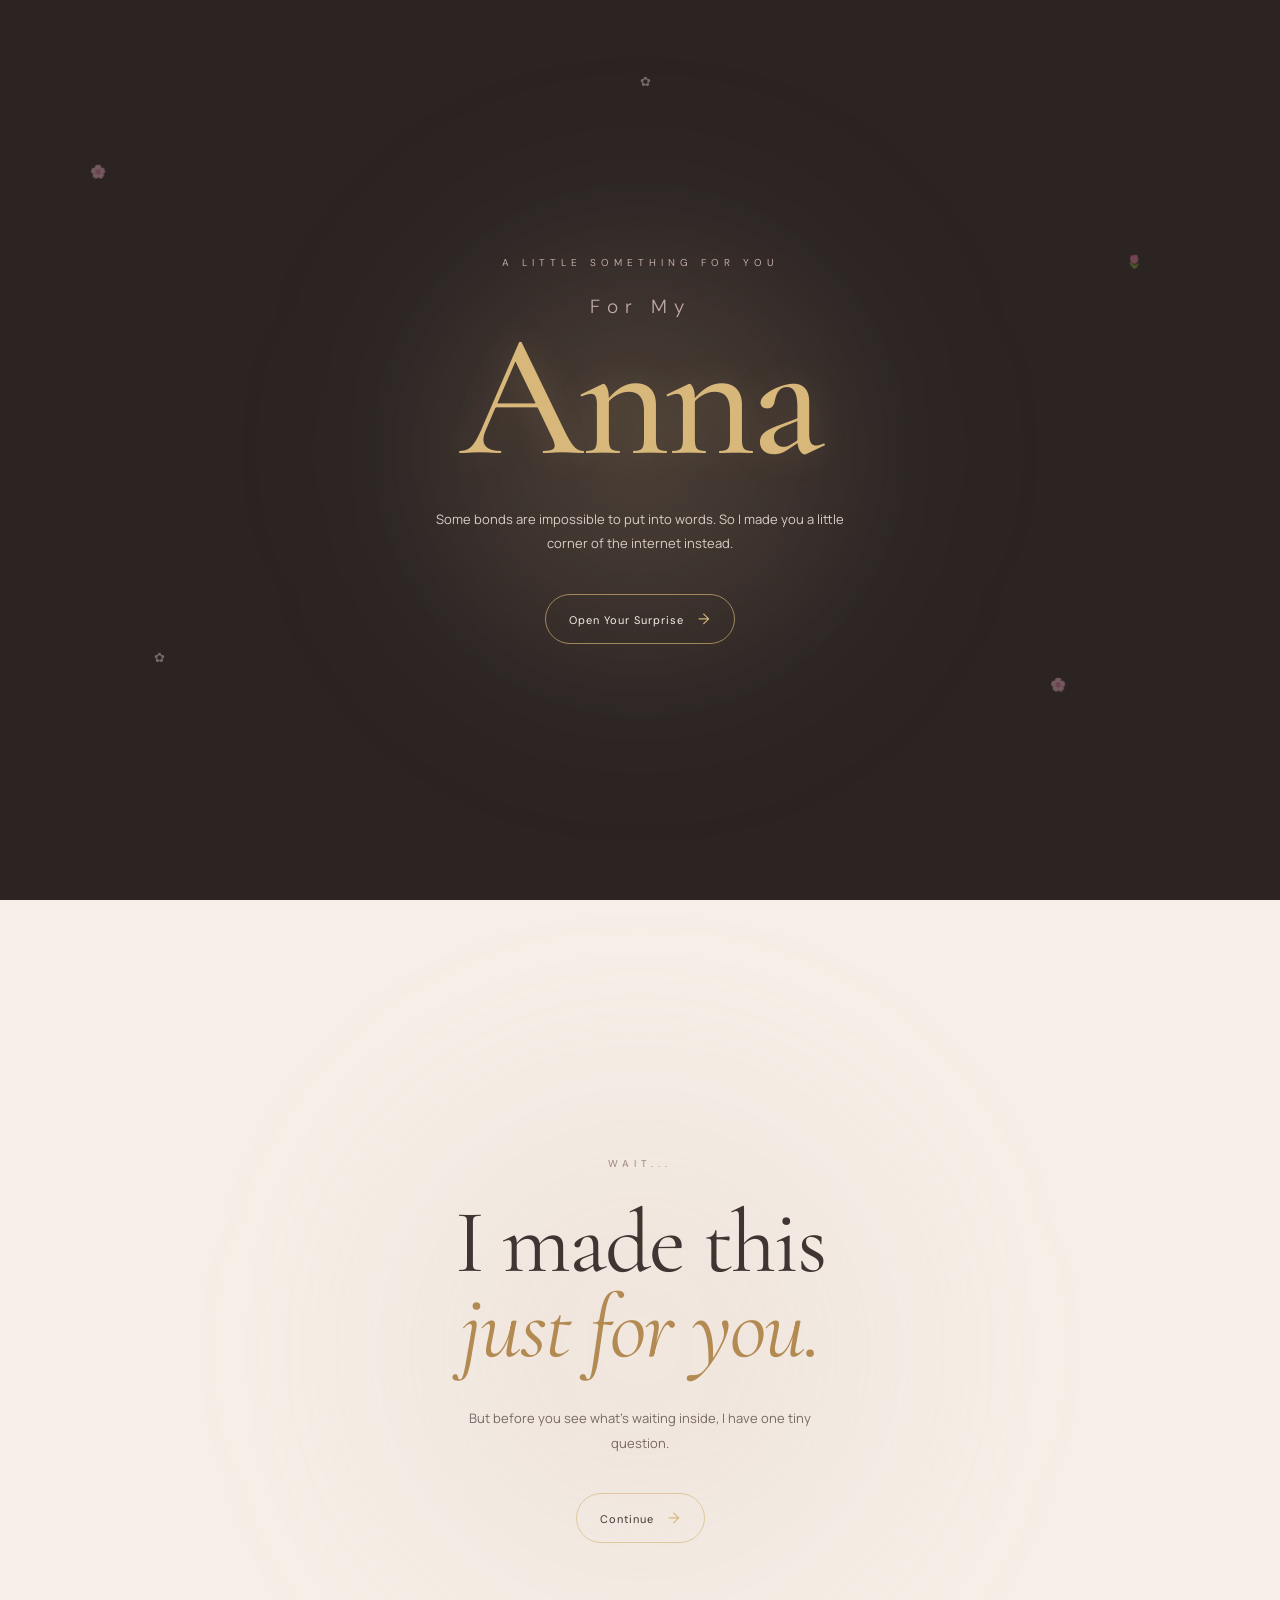
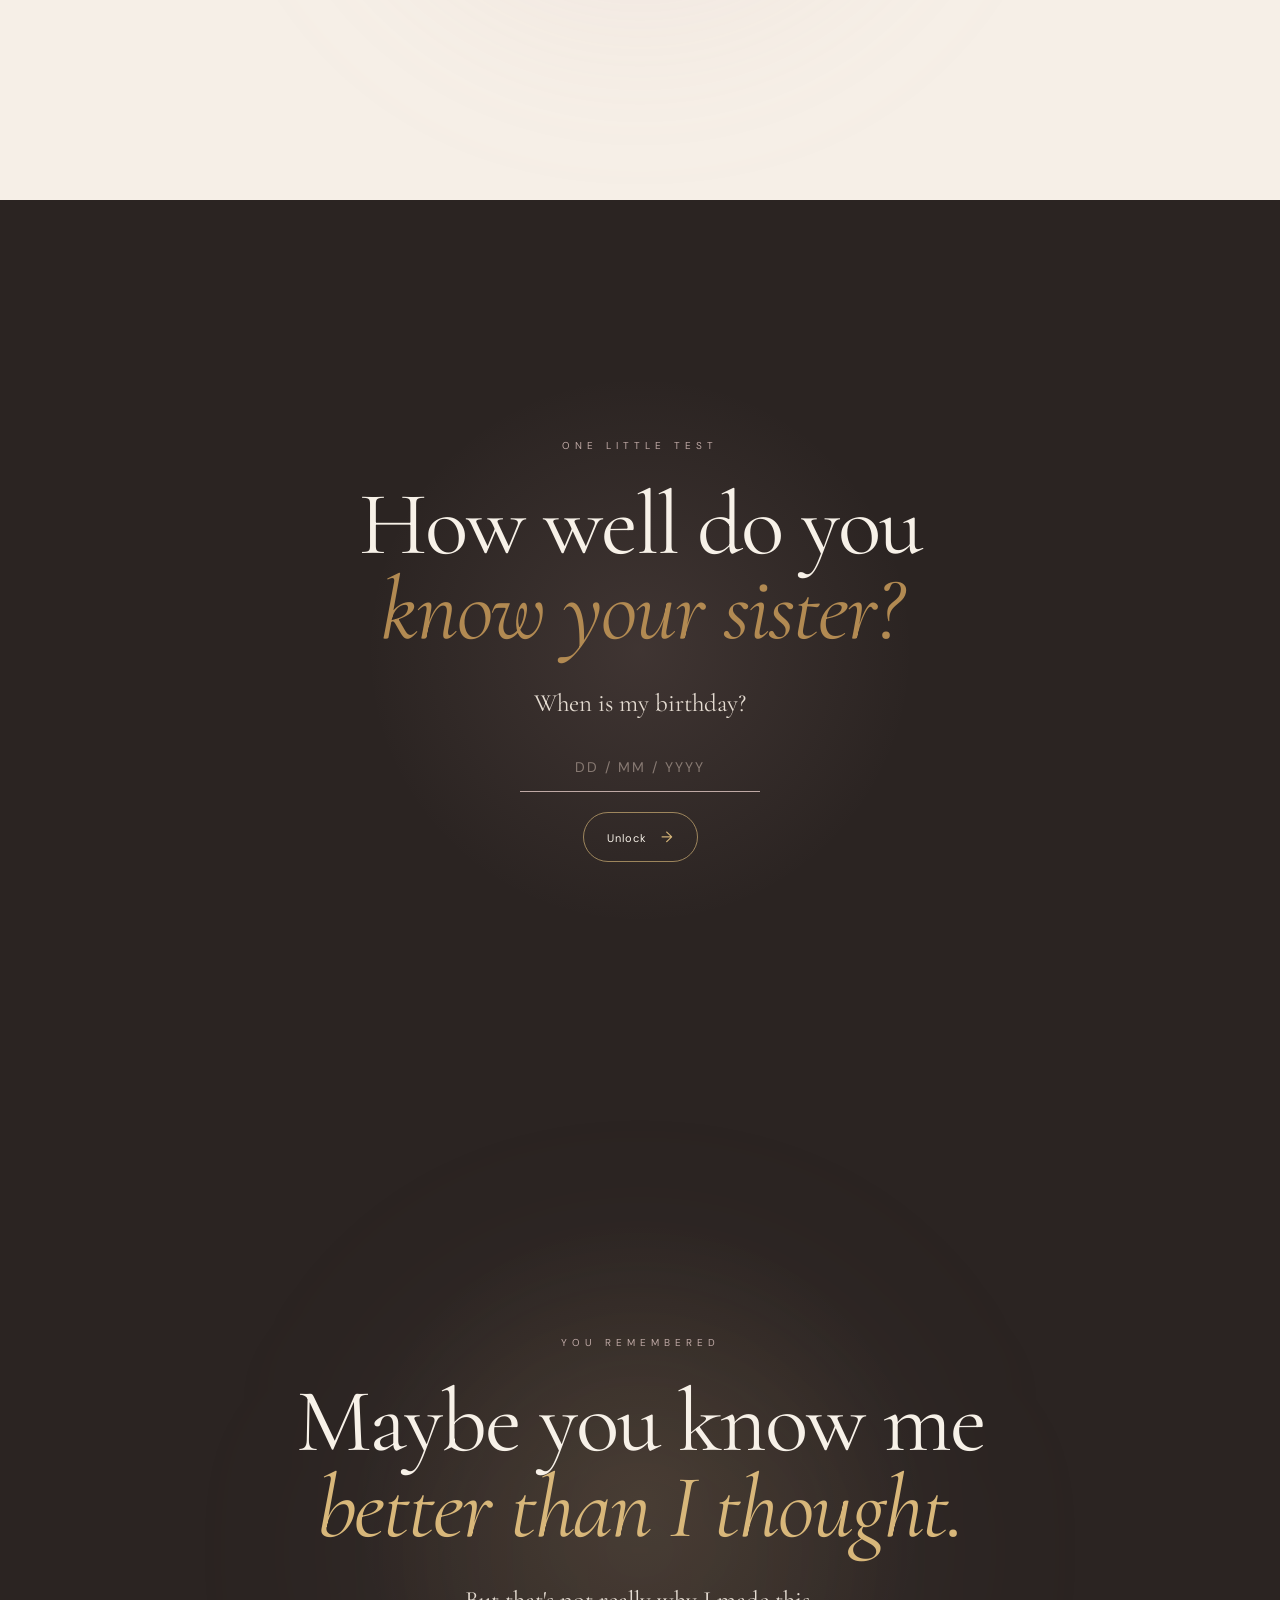
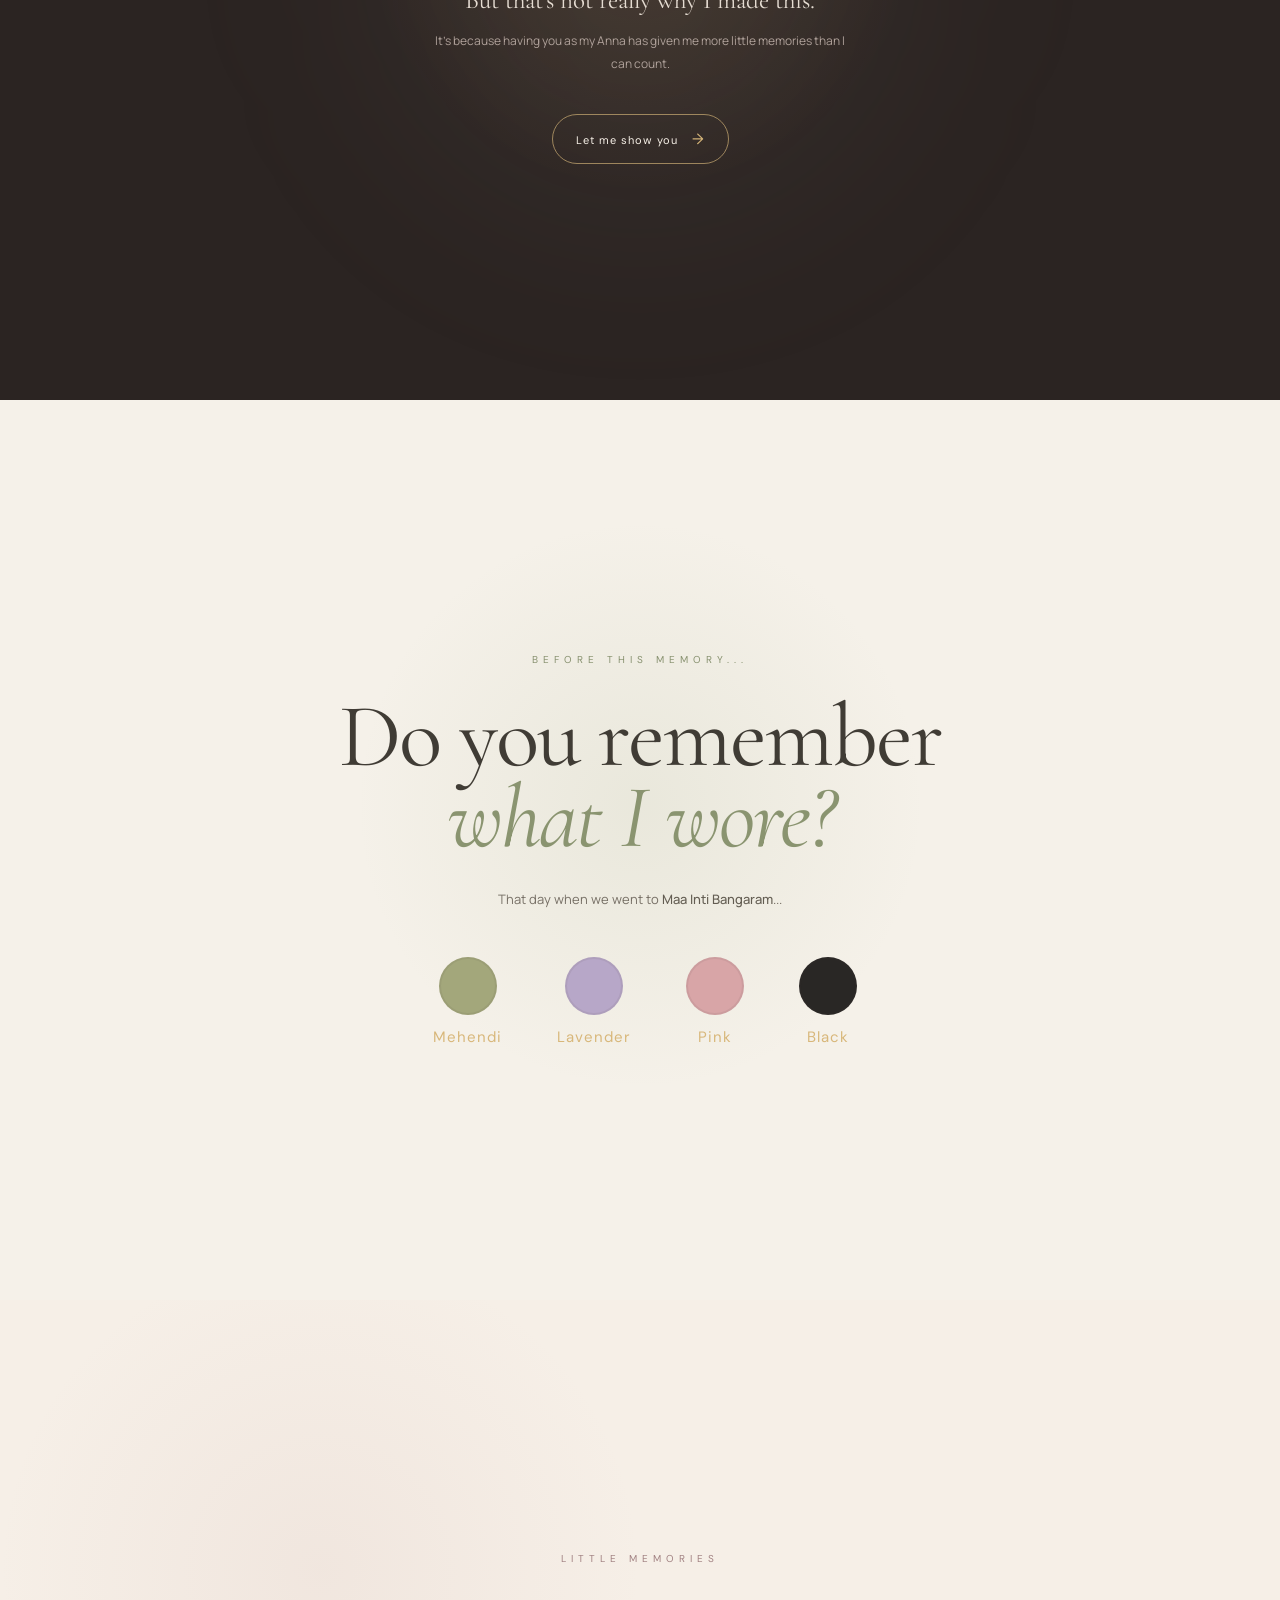
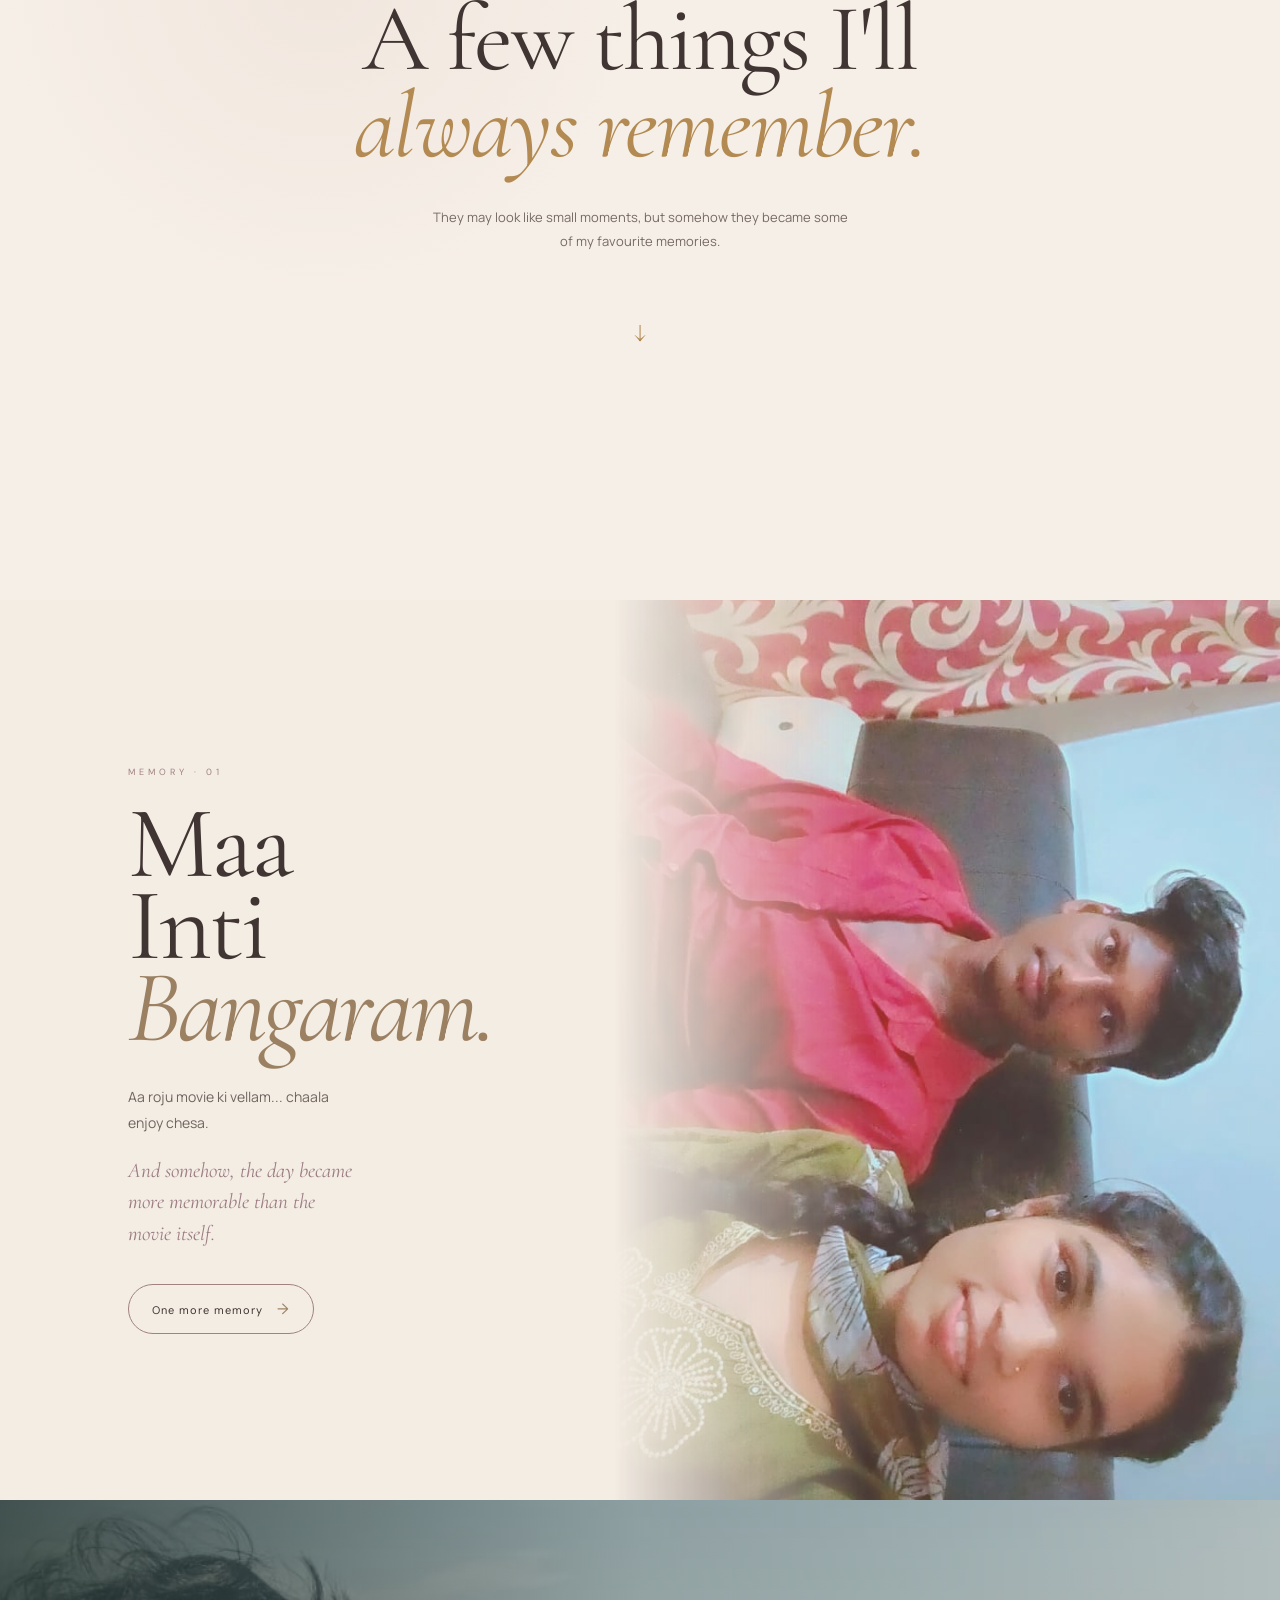
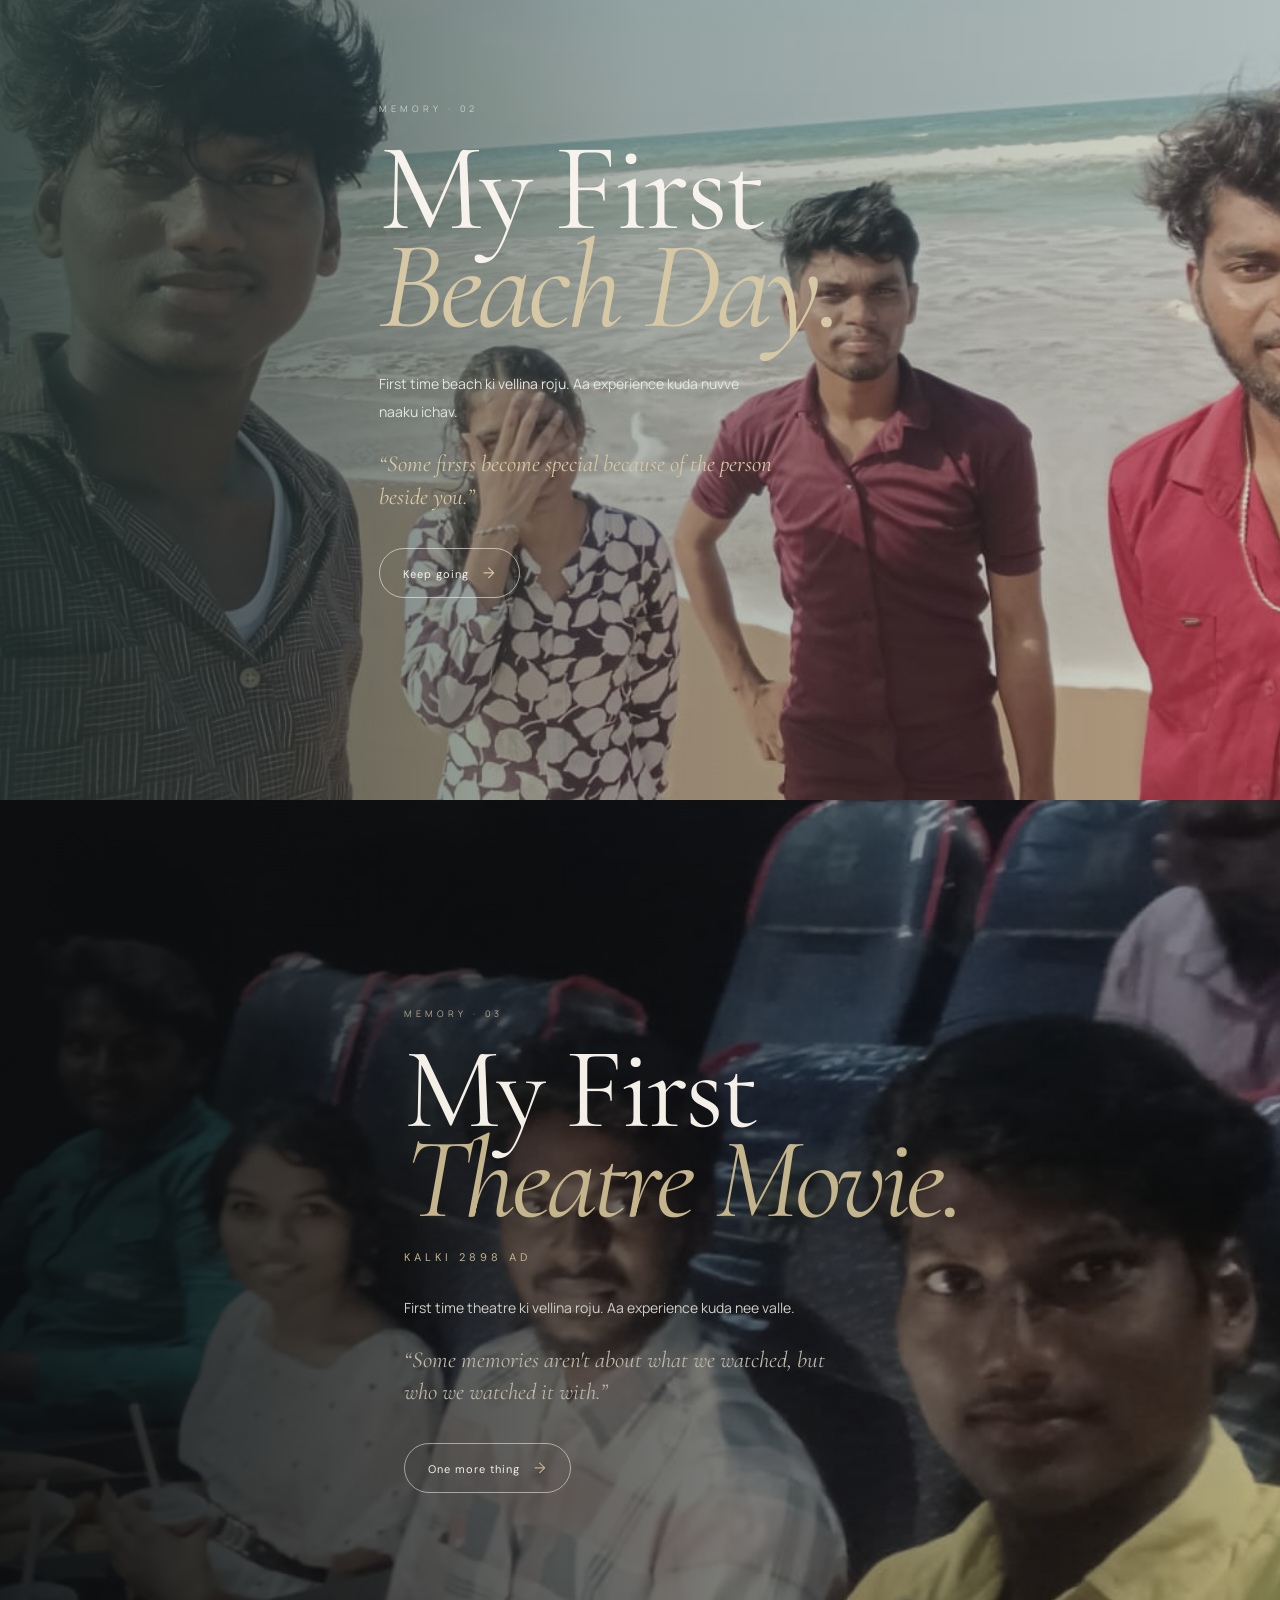
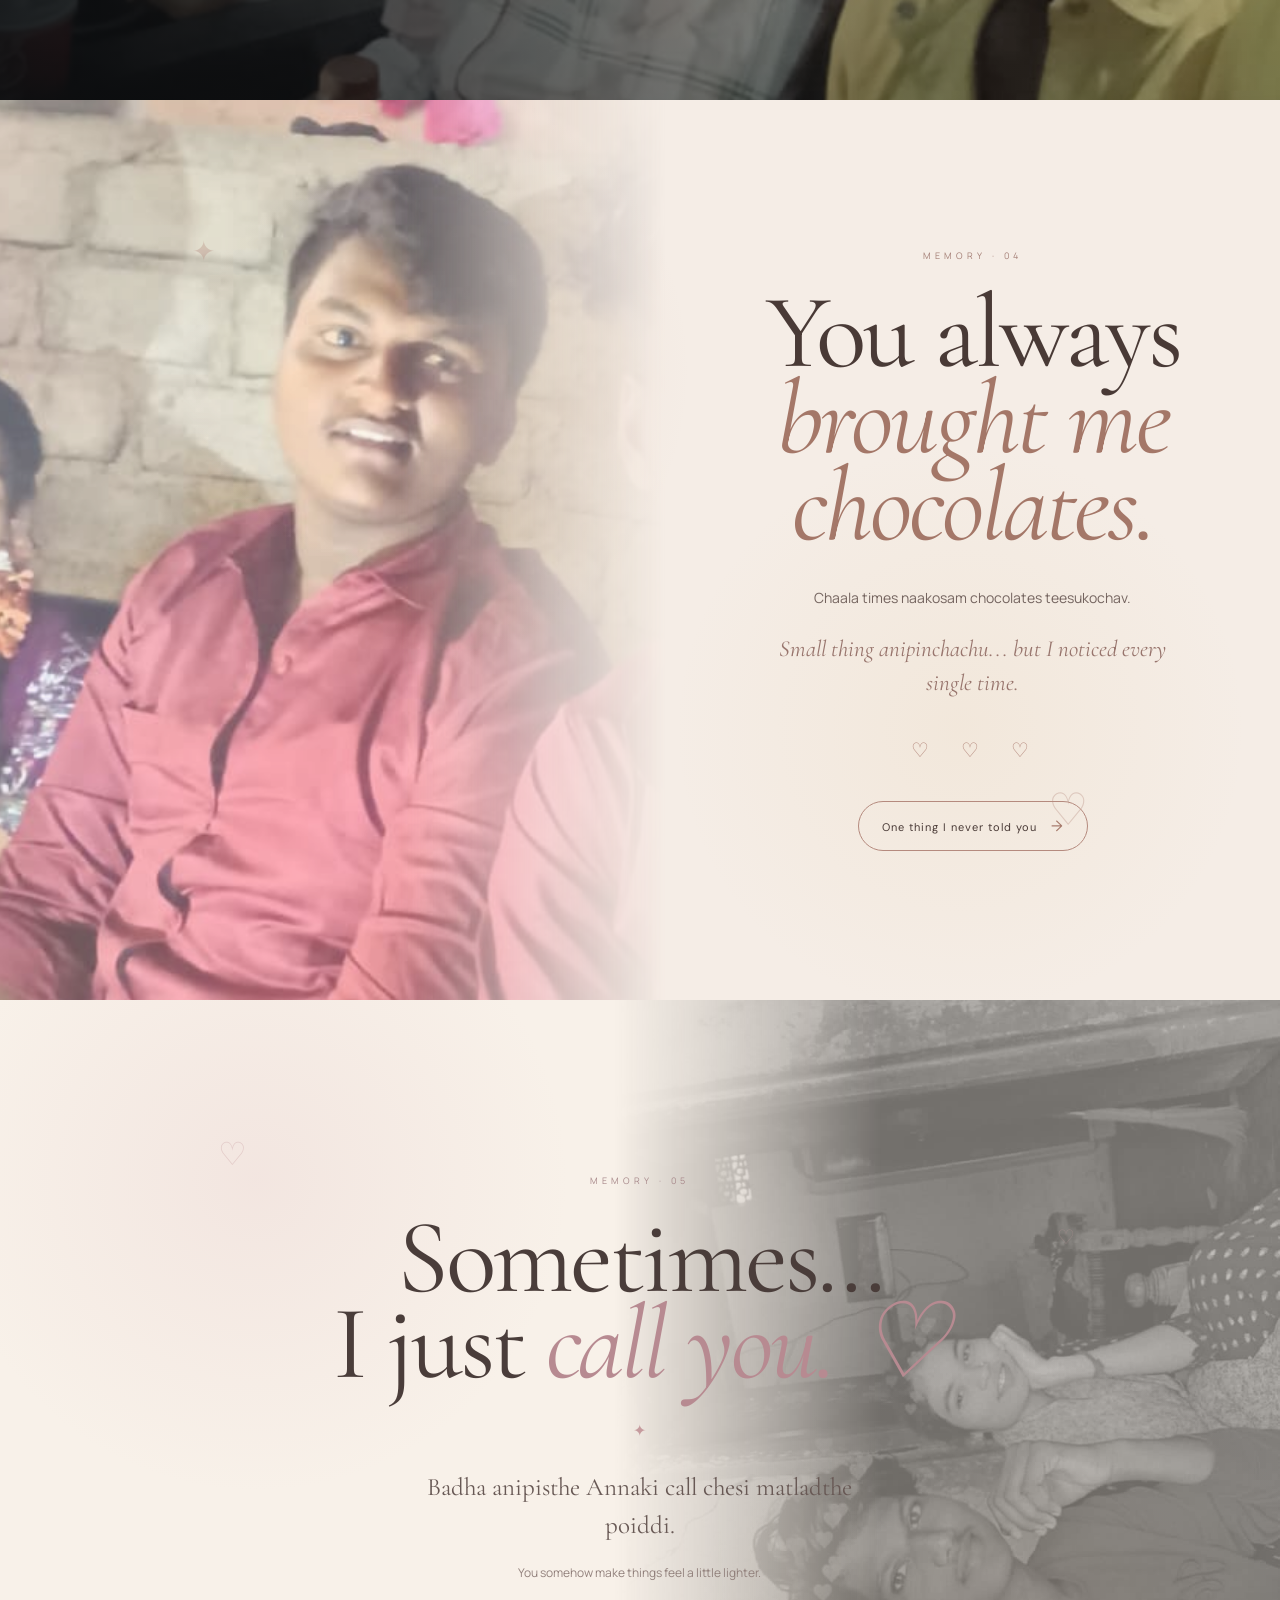
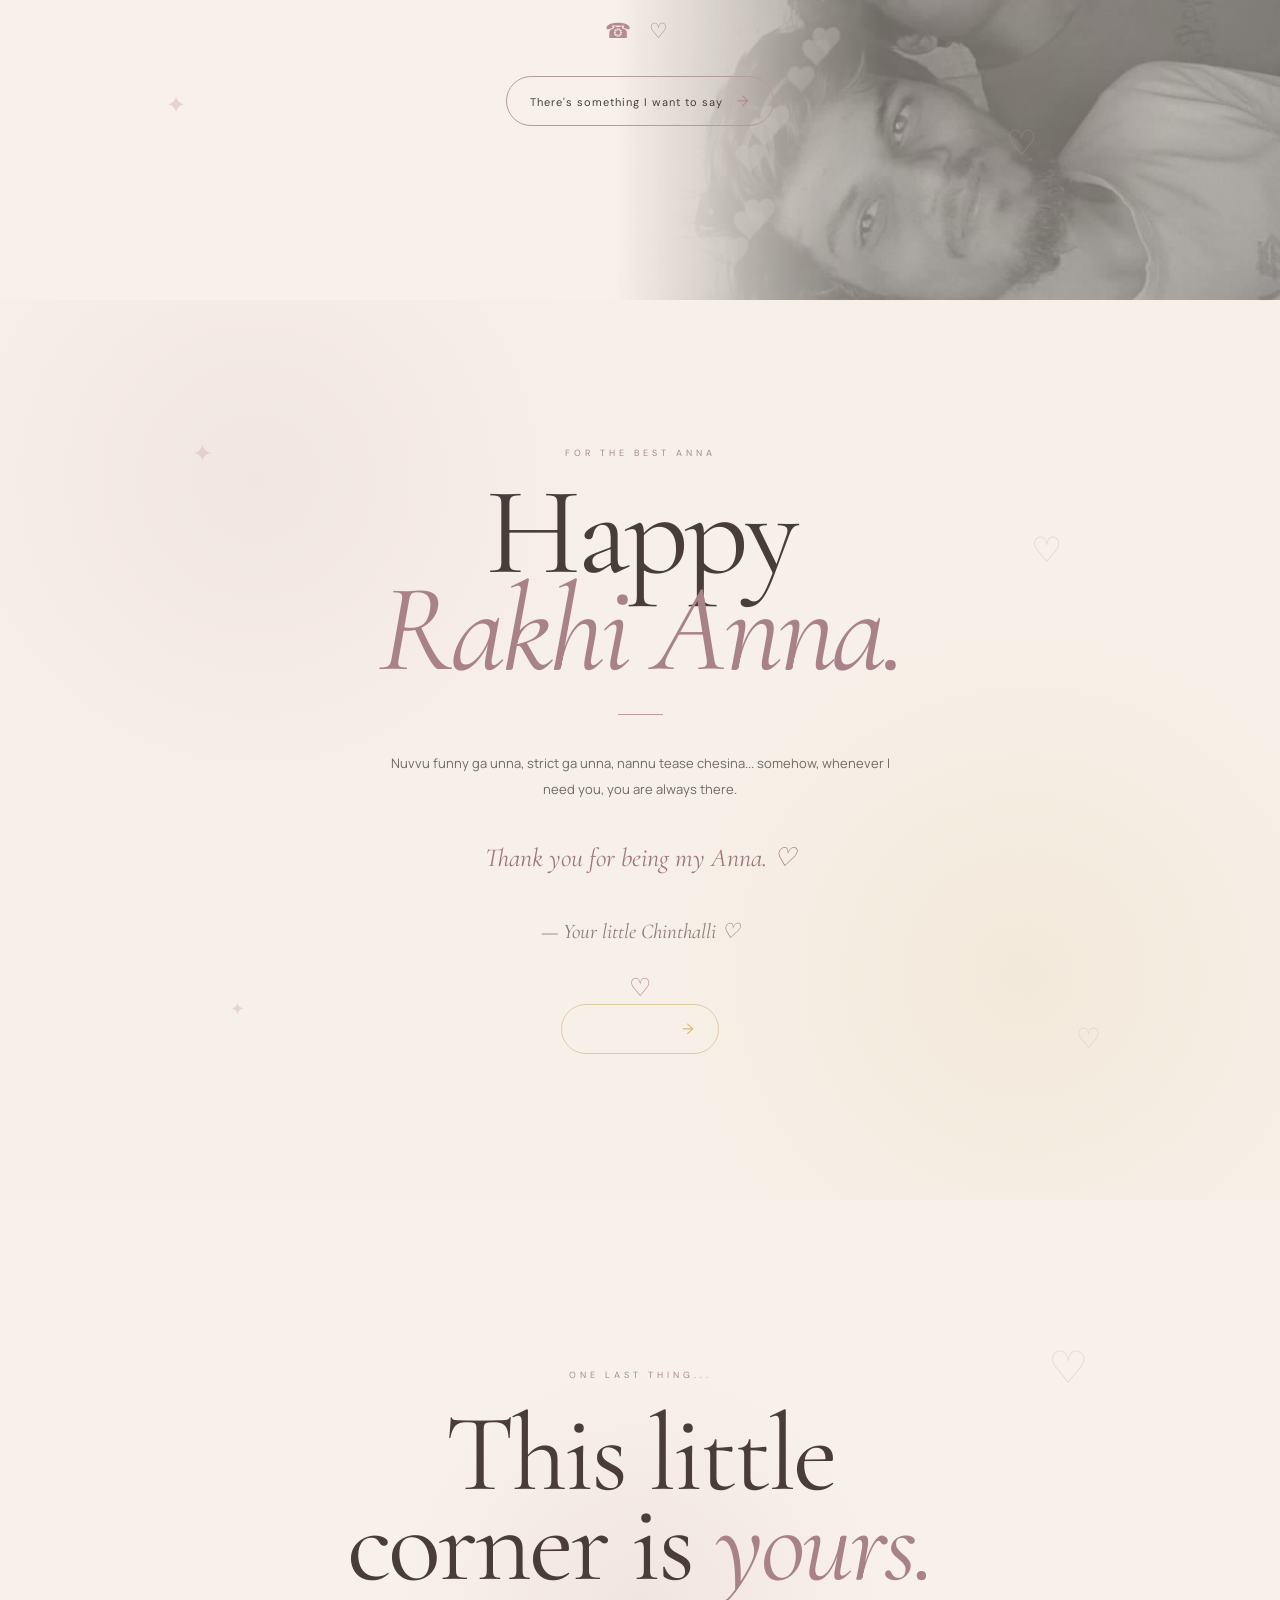
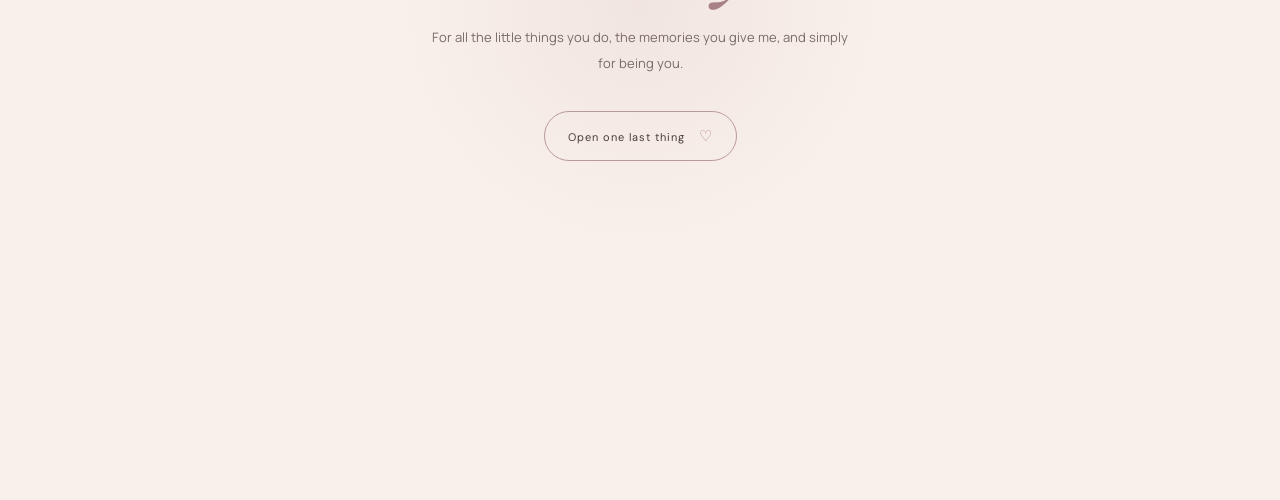
<file: index.html>
<!DOCTYPE html>
<html lang="en">

<head>

    <meta charset="UTF-8">
    <meta name="viewport" content="width=device-width, initial-scale=1.0">

    <title>For My Anna 🤍</title>

    <link rel="preconnect" href="https://fonts.googleapis.com">

    <link rel="preconnect" href="https://fonts.gstatic.com" crossorigin>

    <link href="https://fonts.googleapis.com/css2?family=Cormorant+Garamond:wght@400;500;600&family=DM+Sans:wght@300;400;500&family=Manrope:wght@300;400;500&display=swap" rel="stylesheet">

    <link rel="stylesheet" href="style123.css">

</head>


<body>
    <div class="floating-flower flower1">🌸</div>
<div class="floating-flower flower2">🌷</div>
<div class="floating-flower flower3">✿</div>
<div class="floating-flower flower4">🌸</div>
<div class="floating-flower flower5">✿</div>


    <!-- SCREEN 1 -->

    <main class="screen opening-screen" id="screen1">

        <div class="ambient-glow"></div>

        <div class="content">

            <p class="eyebrow">
                A little something for you
            </p>

            <h1>
                <span>For My</span>
                <strong>Anna</strong>
            </h1>

            <p class="intro">
                Some bonds are impossible to put into words.
                So I made you a little corner of the internet instead.
            </p>

            <button onclick="showScreen('screen2')">
                Open Your Surprise
                <span>→</span>
            </button>

        </div>

    </main>



    <!-- SCREEN 2 -->

    <section class="screen tease-screen" id="screen2">

        <div class="floral-glow"></div>

        <div class="content">

            <p class="eyebrow">
                Wait...
            </p>

            <h2>
                I made this<br>
                <em>just for you.</em>
            </h2>

            <p class="message">
                But before you see what's waiting inside,
                I have one tiny question.
            </p>

            <button onclick="showScreen('screen3')">
                Continue
                <span>→</span>
            </button>

        </div>

    </section>



    <!-- SCREEN 3 -->

    <section class="screen birthday-screen" id="screen3">

        <div class="content">

            <p class="eyebrow">
                One little test
            </p>

            <h2>
                How well do you<br>
                <em>know your sister?</em>
            </h2>

            <p class="question">
                When is my birthday?
            </p>

            <input
                type="text"
                id="birthday"
                placeholder="DD / MM / YYYY"
                maxlength="10"
            >

            <button onclick="checkBirthday()">
                Unlock
                <span>→</span>
            </button>

            <p class="error" id="error">
                I hate you. 😤<br>
                <small>Na birthday kuda gurtuledu aa?</small>
            </p>

        </div>

    </section>
    <!-- =================================
     SCREEN 4 — THE REAL SURPRISE
================================== -->

<section class="screen reveal-screen" id="screen4">

    <div class="reveal-glow"></div>

    <div class="content">

        <p class="eyebrow">
            You remembered
        </p>

        <h2>
            Maybe you know me<br>
            <em>better than I thought.</em>
        </h2>

        <p class="reveal-message">
            But that's not really why I made this.
        </p>

        <p class="reveal-submessage">
            It's because having you as my Anna
            has given me more little memories
            than I can count.
        </p>

        <button onclick="showScreen('colour-test')">
    Let me show you
    <span>→</span>
</button>

    </div>

</section>
<!-- =================================
     SCREEN 4 — THE REAL SURPRISE
================================== -->

<!-- =================================
     MOVIE MEMORY — COLOUR TEST
================================== -->

<section class="screen colour-test-screen" id="colour-test">

    <div class="colour-test-content">

        <p class="eyebrow">
            BEFORE THIS MEMORY...
        </p>

        <h2>
            Do you remember<br>
            <em>what I wore?</em>
        </h2>

        <p class="colour-question">
            That day when we went to
            <strong>Maa Inti Bangaram</strong>...
        </p>

        <div class="colour-options">

            <button
                class="colour-option mehendi"
                onclick="checkColour('mehendi')">

                <span class="colour-circle"></span>

                <span>Mehendi</span>

            </button>


            <button
                class="colour-option lavender"
                onclick="checkColour('lavender')">

                <span class="colour-circle"></span>

                <span>Lavender</span>

            </button>


            <button
                class="colour-option pink"
                onclick="checkColour('pink')">

                <span class="colour-circle"></span>

                <span>Pink</span>

            </button>


            <button
                class="colour-option black"
                onclick="checkColour('black')">

                <span class="colour-circle"></span>

                <span>Black</span>

            </button>

        </div>


        <p
            class="colour-error"
            id="colour-error">

            Nope 😭<br>
            <small>Try again, Anna.</small>

        </p>


        <p
            class="colour-correct"
            id="colour-correct">

            You remember. 🤍

        </p>

    </div>

</section>
<!-- =================================
     SCREEN 5 — MEMORIES
================================== -->

<section class="screen memories-screen" id="screen5">

    <div class="memory-content">

        <p class="eyebrow">
            LITTLE MEMORIES
        </p>

        <h2>
            A few things I'll<br>
            <em>always remember.</em>
        </h2>

        <p class="memory-intro">
            They may look like small moments,
            but somehow they became some of my favourite memories.
        </p>

        <div
    class="memory-arrow"
    onclick="showScreen('colour-test')">

    ↓

</div>

    </div>

</section>
<!-- =================================
     MEMORY — MAA INTI BANGARAM
================================== -->
<!-- =================================
     MEMORY — MAA INTI BANGARAM
================================== -->

<section class="screen movie-memory-screen" id="movie-memory">

    <div class="movie-decoration">
        ✦
    </div>

    <div class="movie-photo-area">

        <img
            src="images/rakhi5.jpeg"
            alt="A memory with my Anna"
        >

    </div>

    <div class="movie-text">

        <p class="memory-label">
            MEMORY · 01
        </p>

        <h2>
            Maa Inti<br>
            <em>Bangaram.</em>
        </h2>

        <p class="movie-description">
            Aa roju movie ki vellam...
            chaala enjoy chesa.
        </p>

        <p class="movie-detail">
            And somehow, the day became
            more memorable than the movie itself.
        </p>

        <button onclick="showScreen('beach-memory')">

            One more memory
            <span>→</span>

        </button>

    </div>

</section>


<!-- =================================
     MEMORY — FIRST BEACH DAY
================================== -->

<section class="screen beach-memory-screen" id="beach-memory">

    <div class="beach-photo">

        <img
            src="images/rakhi3.jpeg"
            alt="Our first beach day"
        >

    </div>

    <div class="beach-overlay"></div>

    <div class="beach-content">

        <p class="memory-label">
            MEMORY · 02
        </p>

        <h2>
            My First<br>
            <em>Beach Day.</em>
        </h2>

        <p class="beach-description">
            First time beach ki vellina roju.
            Aa experience kuda nuvve naaku ichav.
        </p>

        <p class="beach-quote">
            “Some firsts become special
            because of the person beside you.”
        </p>

        <button onclick="showScreen('kalki-memory')">

            Keep going
            <span>→</span>

        </button>

    </div>

</section>


<!-- =================================
     MEMORY — KALKI 2898 AD
================================== -->

<section class="screen kalki-memory-screen" id="kalki-memory">

    <div class="kalki-photo">

        <img
            src="images/rakhi1.jpeg"
            alt="Kalki 2898 AD memory"
        >

    </div>

    <div class="kalki-overlay"></div>

    <div class="kalki-content">

        <p class="memory-label">
            MEMORY · 03
        </p>

        <h2>
            My First<br>
            <em>Theatre Movie.</em>
        </h2>

        <p class="movie-name">
            Kalki 2898 AD
        </p>

        <p class="kalki-description">
            First time theatre ki vellina roju.
            Aa experience kuda nee valle.
        </p>

        <p class="kalki-quote">
            “Some memories aren't about
            what we watched, but who we watched it with.”
        </p>

        <button onclick="showScreen('chocolate-memory')">

            One more thing
            <span>→</span>

        </button>

    </div>

</section>


<!-- =================================
     MEMORY — CHOCOLATES
================================== -->

<section class="screen chocolate-memory-screen" id="chocolate-memory">

    <div class="chocolate-photo">

        <img
            src="images/rakhi2.jpeg"
            alt="A family memory"
        >

    </div>

    <div class="chocolate-overlay"></div>

    <div class="chocolate-decoration chocolate-one">
        ✦
    </div>

    <div class="chocolate-decoration chocolate-two">
        ♡
    </div>

    <div class="chocolate-content">

        <p class="memory-label">
            MEMORY · 04
        </p>

        <h2>
            You always<br>
            <em>brought me chocolates.</em>
        </h2>

        <p class="chocolate-description">
            Chaala times naakosam chocolates
            teesukochav.
        </p>

        <p class="chocolate-note">
            Small thing anipinchachu...
            but I noticed every single time.
        </p>

        <div class="chocolate-hearts">
            ♡ &nbsp; ♡ &nbsp; ♡
        </div>

        <button onclick="showScreen('call-memory')">

            One thing I never told you
            <span>→</span>

        </button>

    </div>

</section>


<!-- =================================
     MEMORY — THE CALL
================================== -->

<section class="screen call-memory-screen" id="call-memory">

    <div class="call-photo">

        <img
            src="images/rakhi4.jpeg"
            alt="An old memory with my Anna"
        >

    </div>

    <div class="call-photo-overlay"></div>

    <div class="floating-heart heart-1">
        ♡
    </div>

    <div class="floating-heart heart-2">
        ♡
    </div>

    <div class="floating-heart heart-3">
        ✦
    </div>

    <div class="floating-heart heart-4">
        ♡
    </div>

    <div class="call-content">

        <p class="memory-label">
            MEMORY · 05
        </p>

        <h2>
            Sometimes...<br>
            I just <em>call you. ♡</em>
        </h2>

        <div class="soft-line">
            ✦
        </div>

        <p class="call-message">
            Badha anipisthe Annaki call chesi
            matladthe poiddi.
        </p>

        <p class="call-submessage">
            You somehow make things
            feel a little lighter.
        </p>

        <div class="phone-symbol">
            ☎ ♡
        </div>

        <button onclick="showScreen('rakhi-message')">

            There's something I want to say
            <span>→</span>

        </button>

    </div>

</section>


<!-- =================================
     FINAL RAKHI MESSAGE
================================== -->

<section class="screen rakhi-message-screen" id="rakhi-message">

    <div class="final-sparkle sparkle-1">
        ✦
    </div>

    <div class="final-sparkle sparkle-2">
        ♡
    </div>

    <div class="final-sparkle sparkle-3">
        ✦
    </div>

    <div class="final-sparkle sparkle-4">
        ♡
    </div>

    <div class="rakhi-content">

        <p class="final-eyebrow">
            FOR THE BEST ANNA
        </p>

        <h2>
            Happy<br>
            <em>Rakhi Anna.</em>
        </h2>

        <div class="final-line"></div>

        <div class="final-message">

            <p>
                Nuvvu funny ga unna,
                strict ga unna,
                nannu tease chesina...
                somehow, whenever I need you,
                you are always there.
            </p>

            <p class="highlight-message">
                Thank you for being
                my Anna. ♡
            </p>

        </div>

        <p class="final-signature">
            — Your little Chinthalli ♡
        </p>

        <div class="final-heart">
            ♡
        </div>

        <button onclick="showScreen('final-ending')">

            One last thing
            <span>→</span>

        </button>

    </div>

</section>


<!-- =================================
     FINAL ENDING
================================== -->

<section class="screen final-ending-screen" id="final-ending">

    <div class="ending-decoration">
        ♡
    </div>

    <div class="ending-content">

        <p class="ending-small">
            ONE LAST THING...
        </p>

        <h2>
            This little<br>
            corner is <em>yours.</em>
        </h2>

        <p class="ending-text">
            For all the little things you do,
            the memories you give me,
            and simply for being you.
        </p>

        <button onclick="showFinalMessage()">

            Open one last thing
            <span>♡</span>

        </button>

        <div class="hidden-final" id="hidden-final">

            <div class="ending-heart">
                ♡
            </div>

            <p>
                Happy Rakhi, Anna.
            </p>

            <strong>
                Your little Chinthalli ♡
            </strong>

        </div>

    </div>

</section>


<script src="script.js"></script>

</body>

</html>
</file>
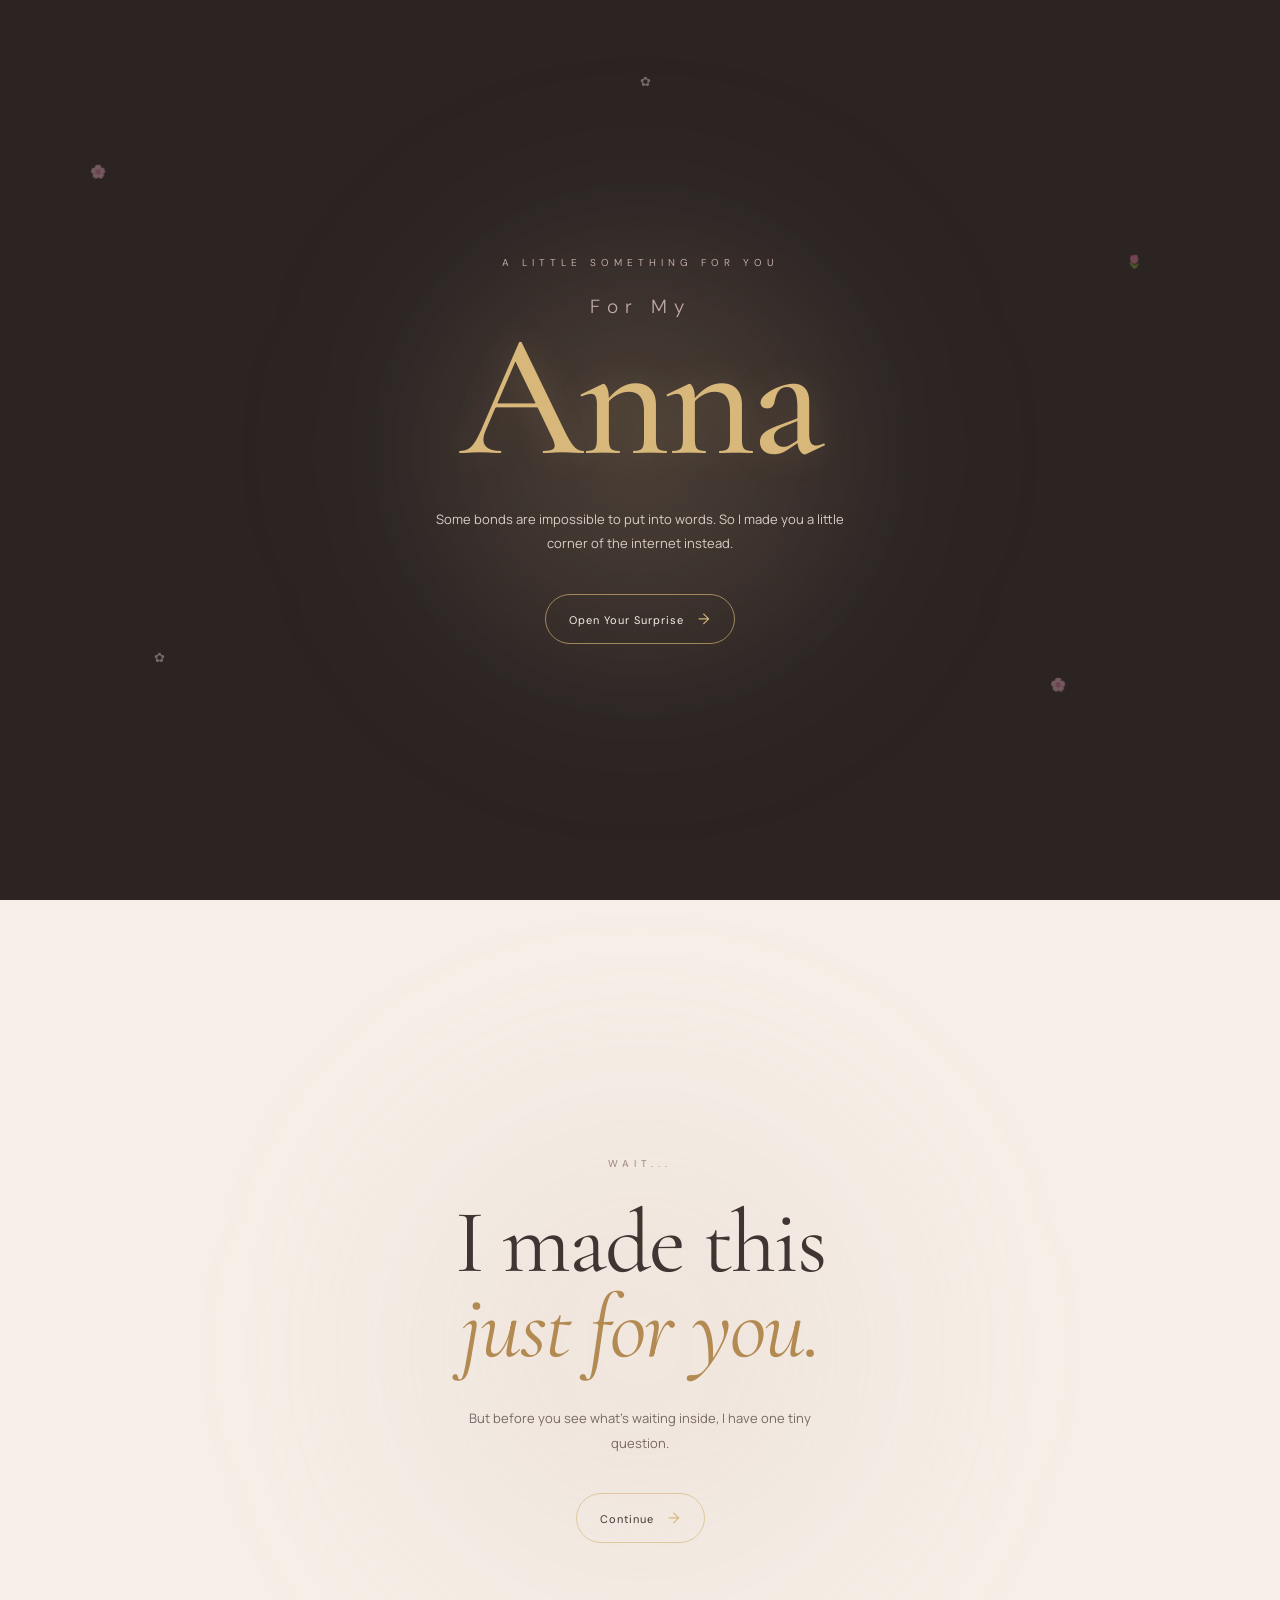
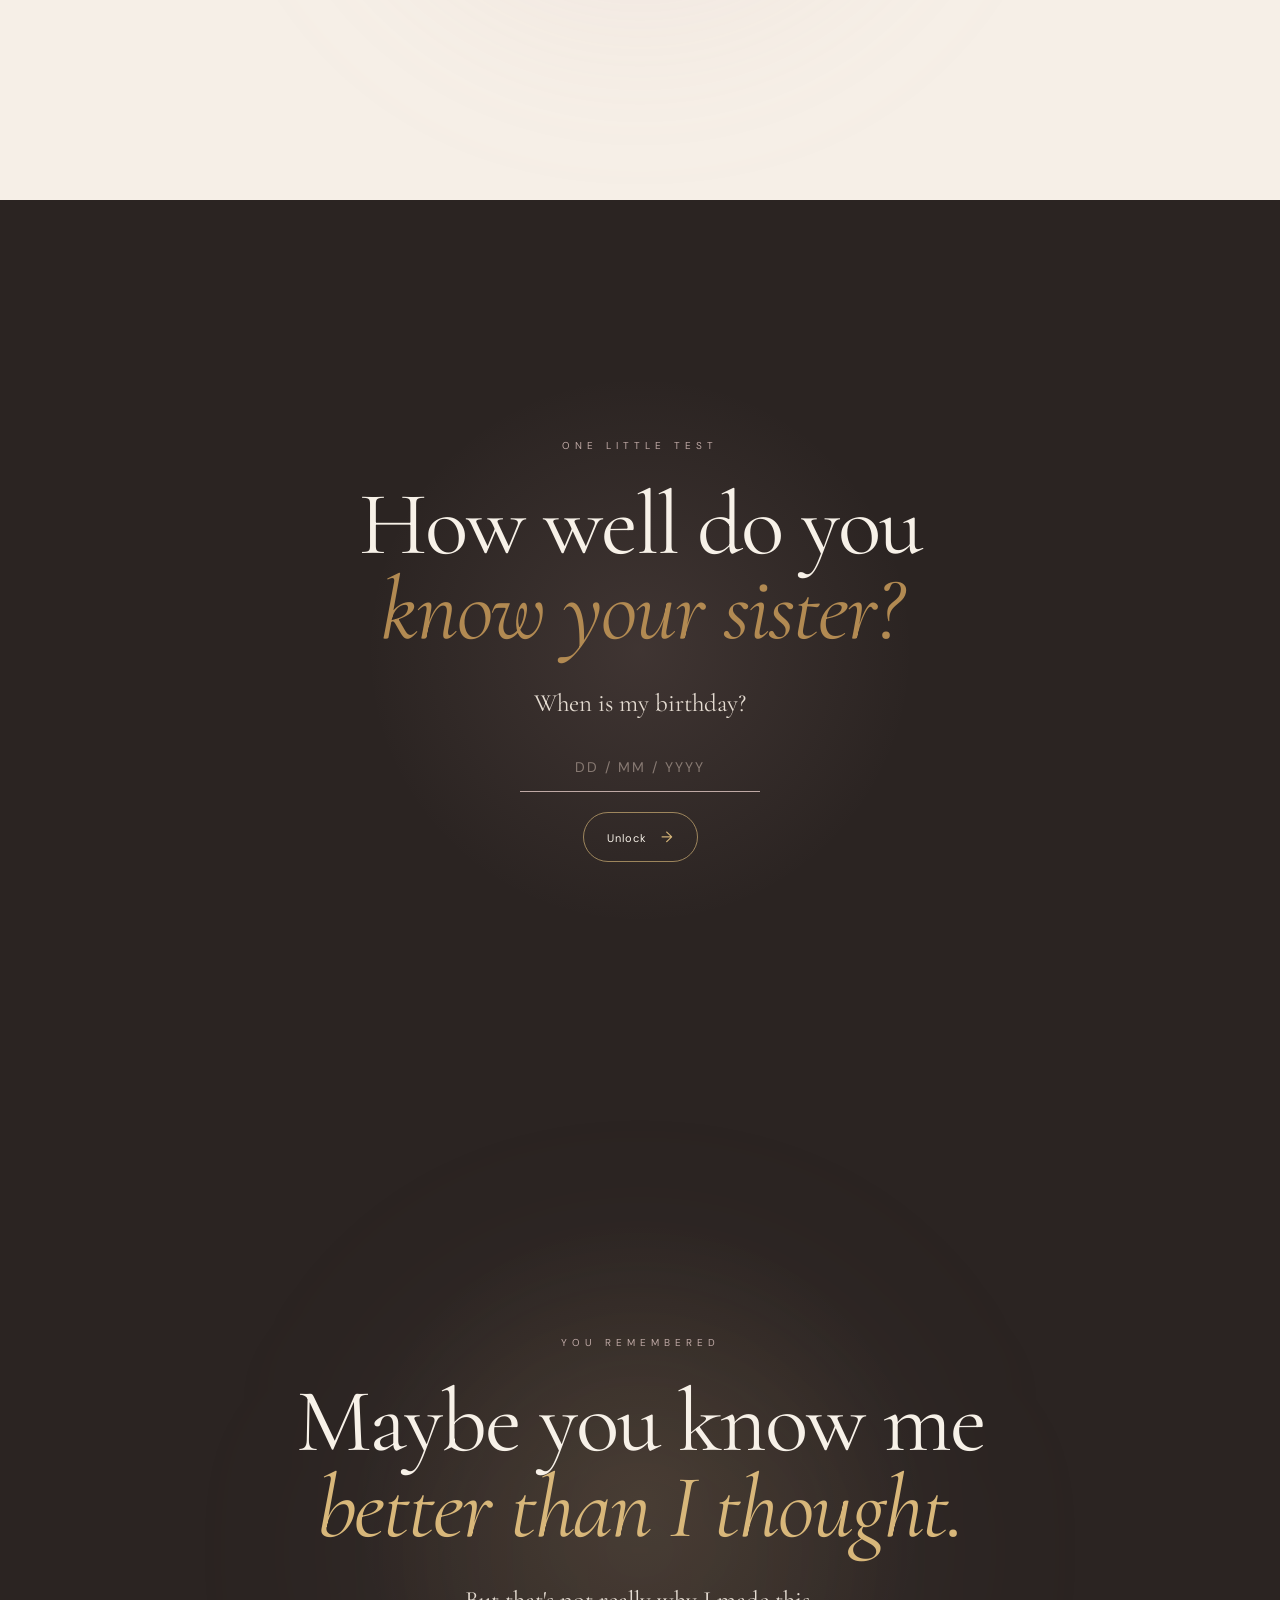
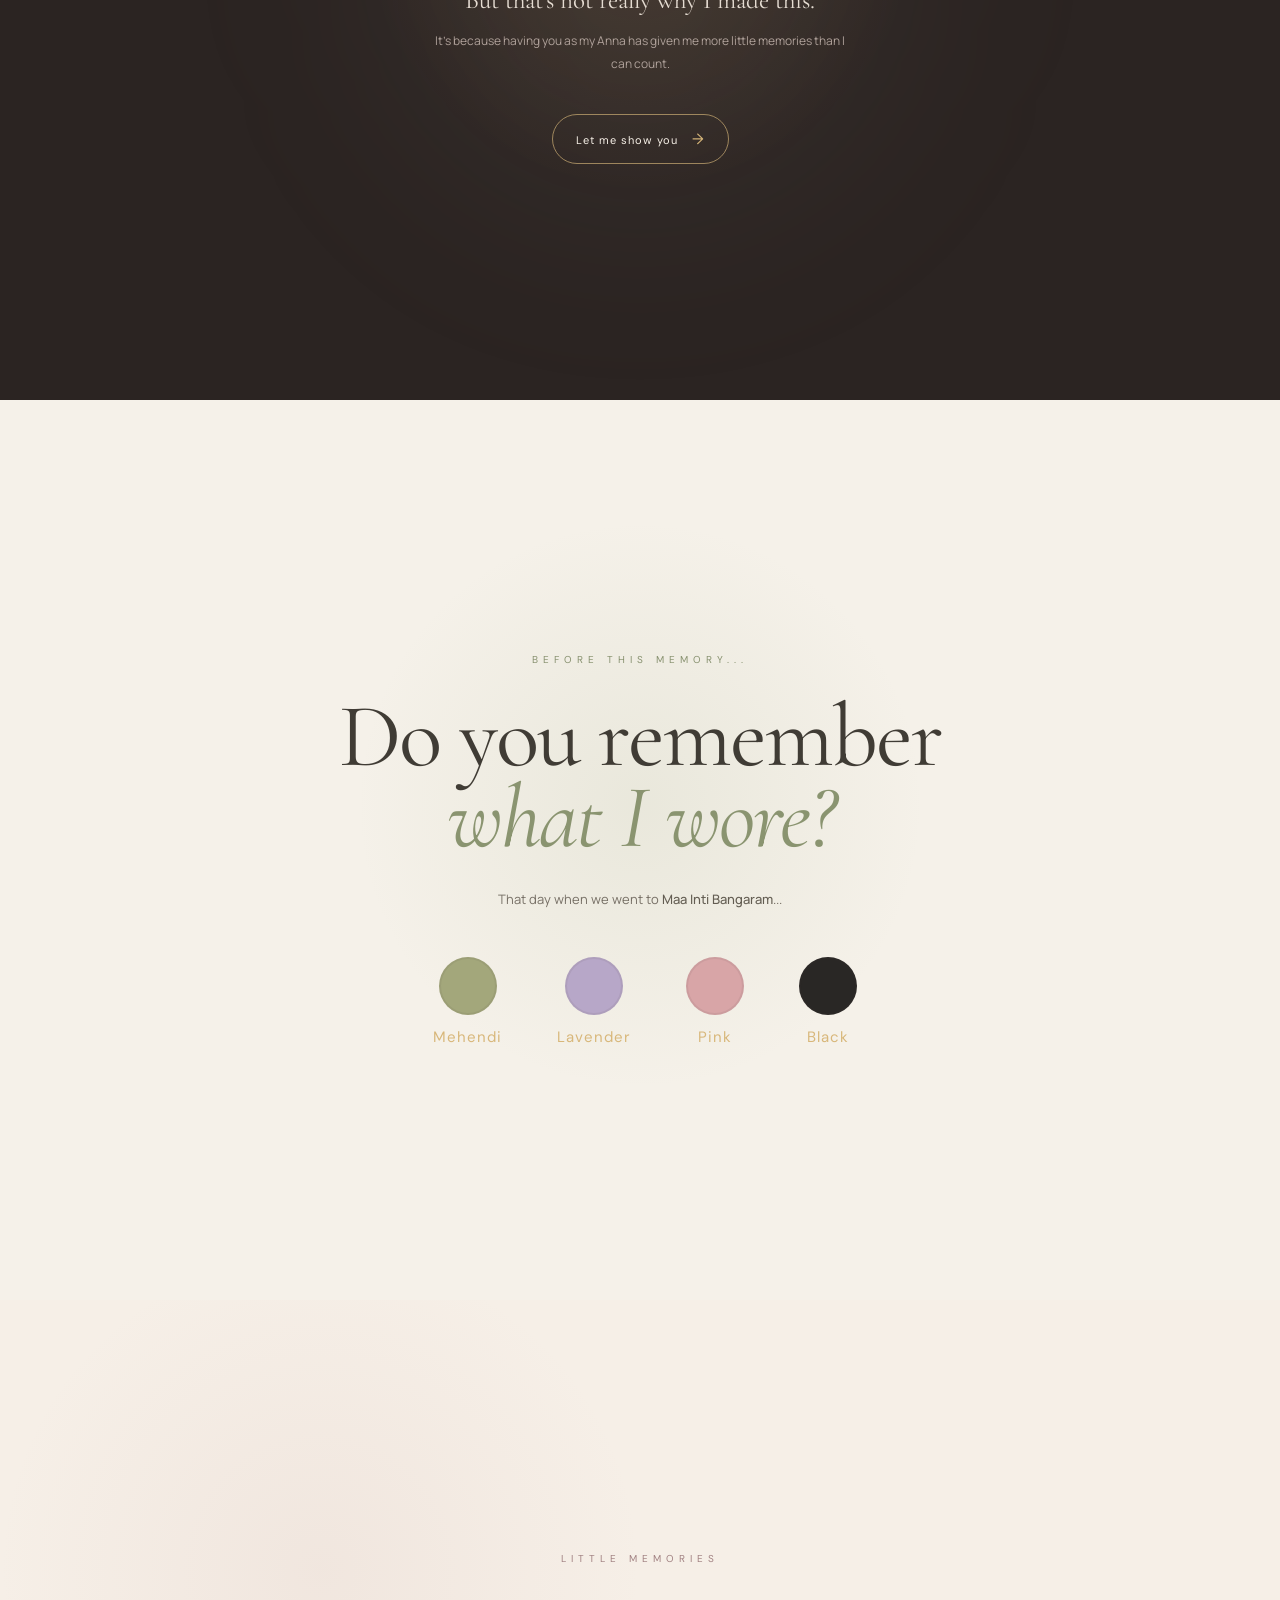
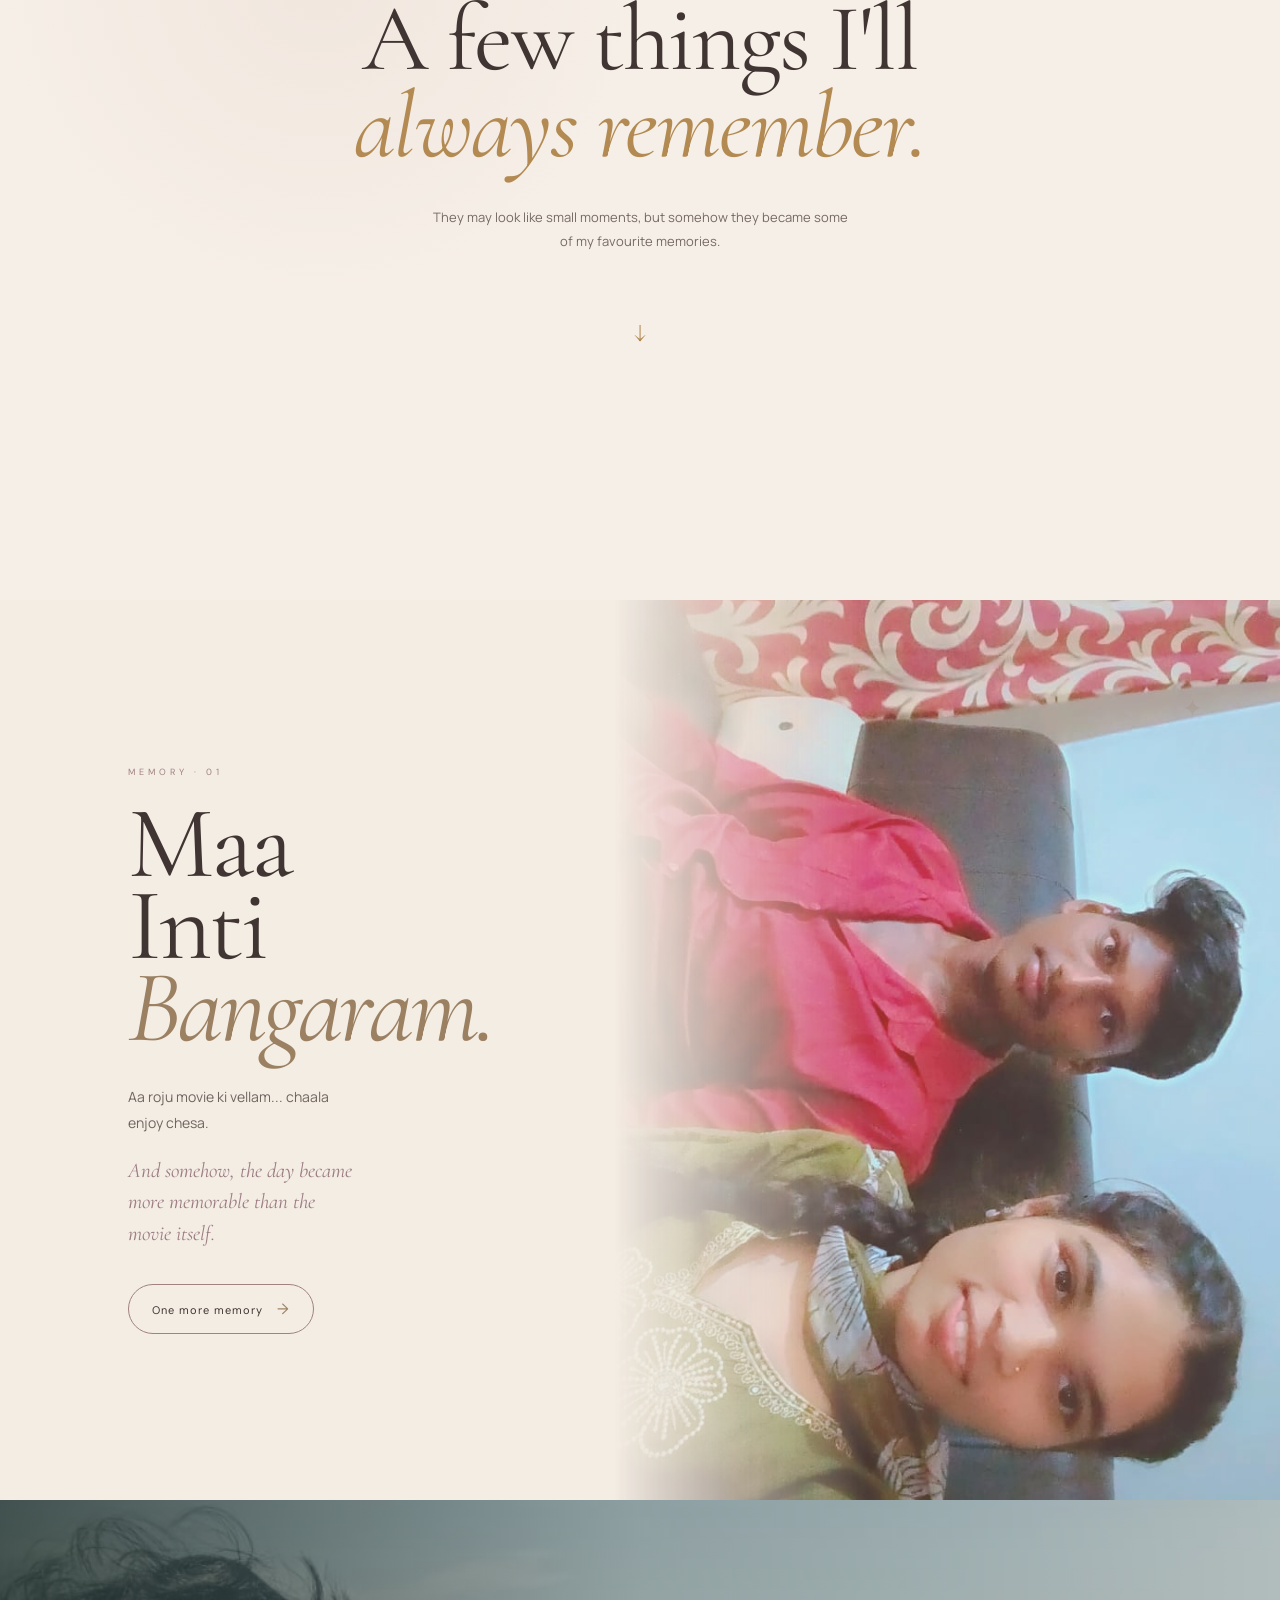
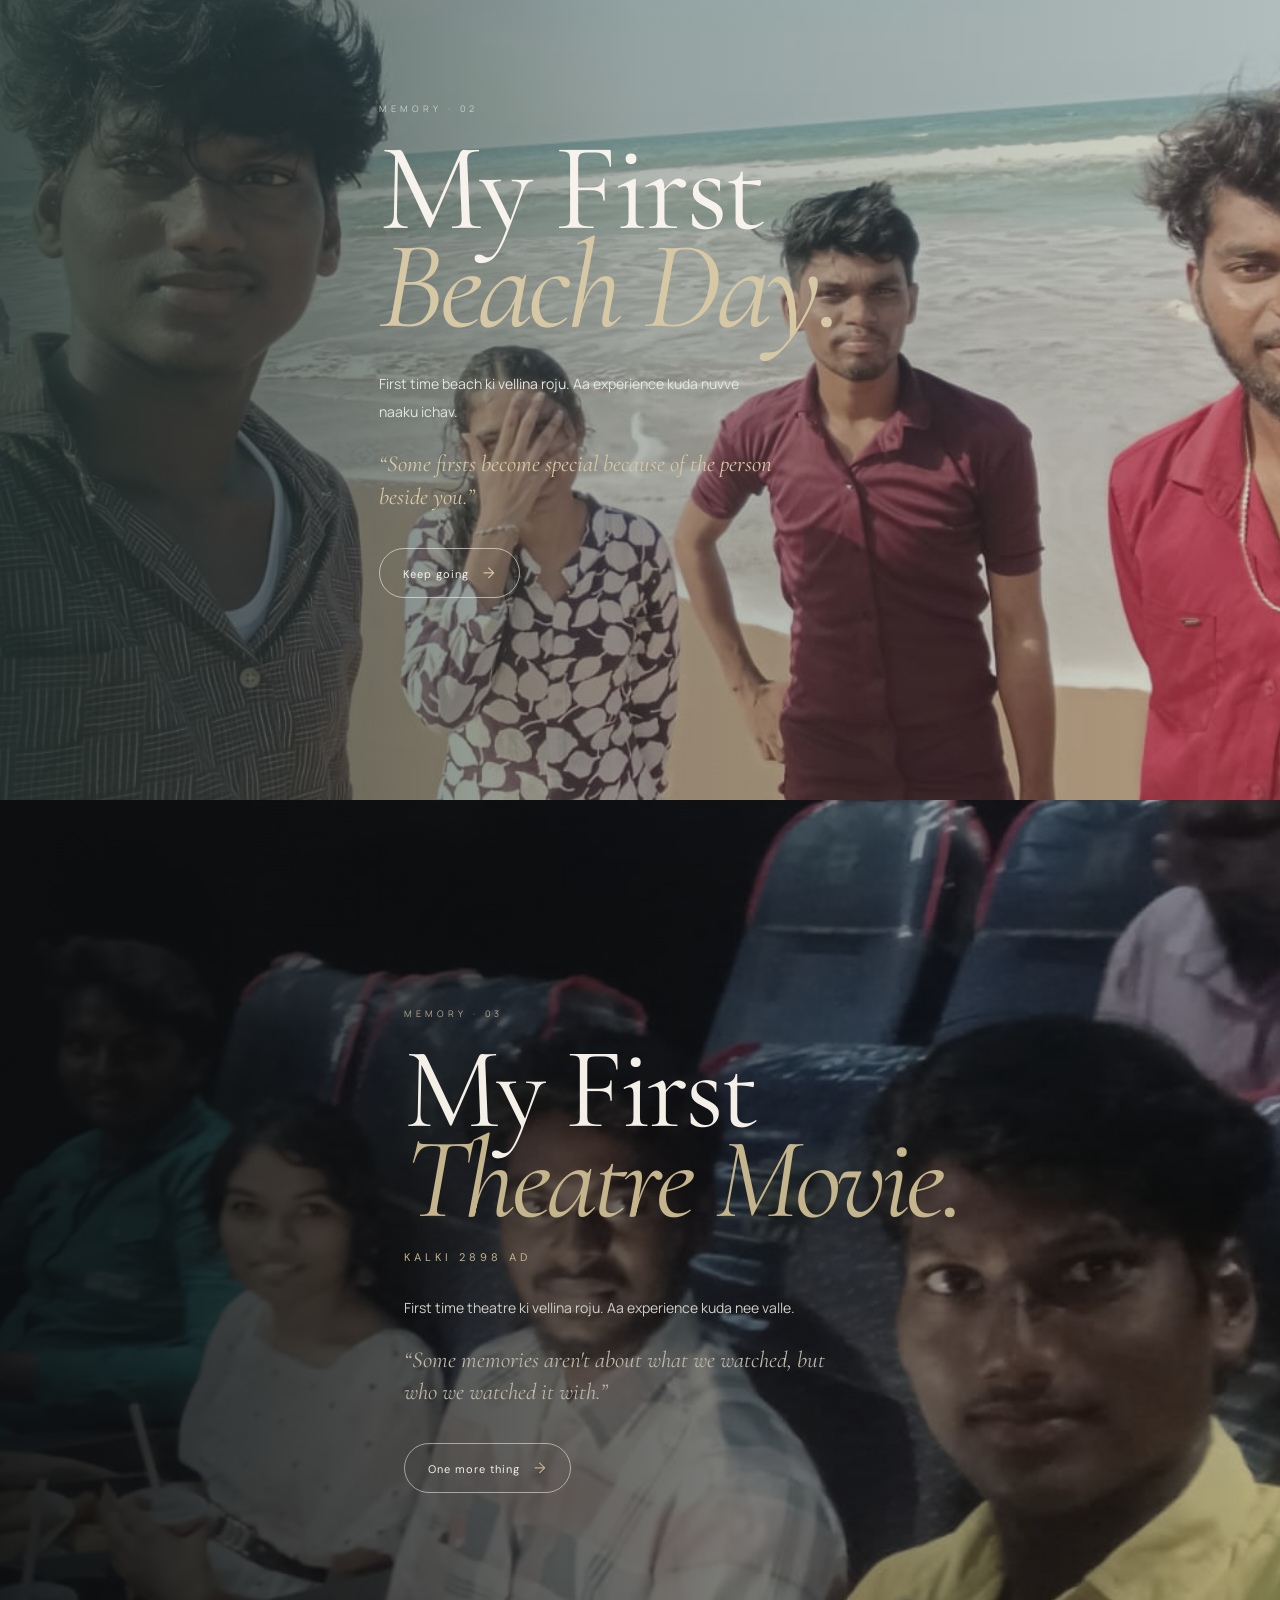
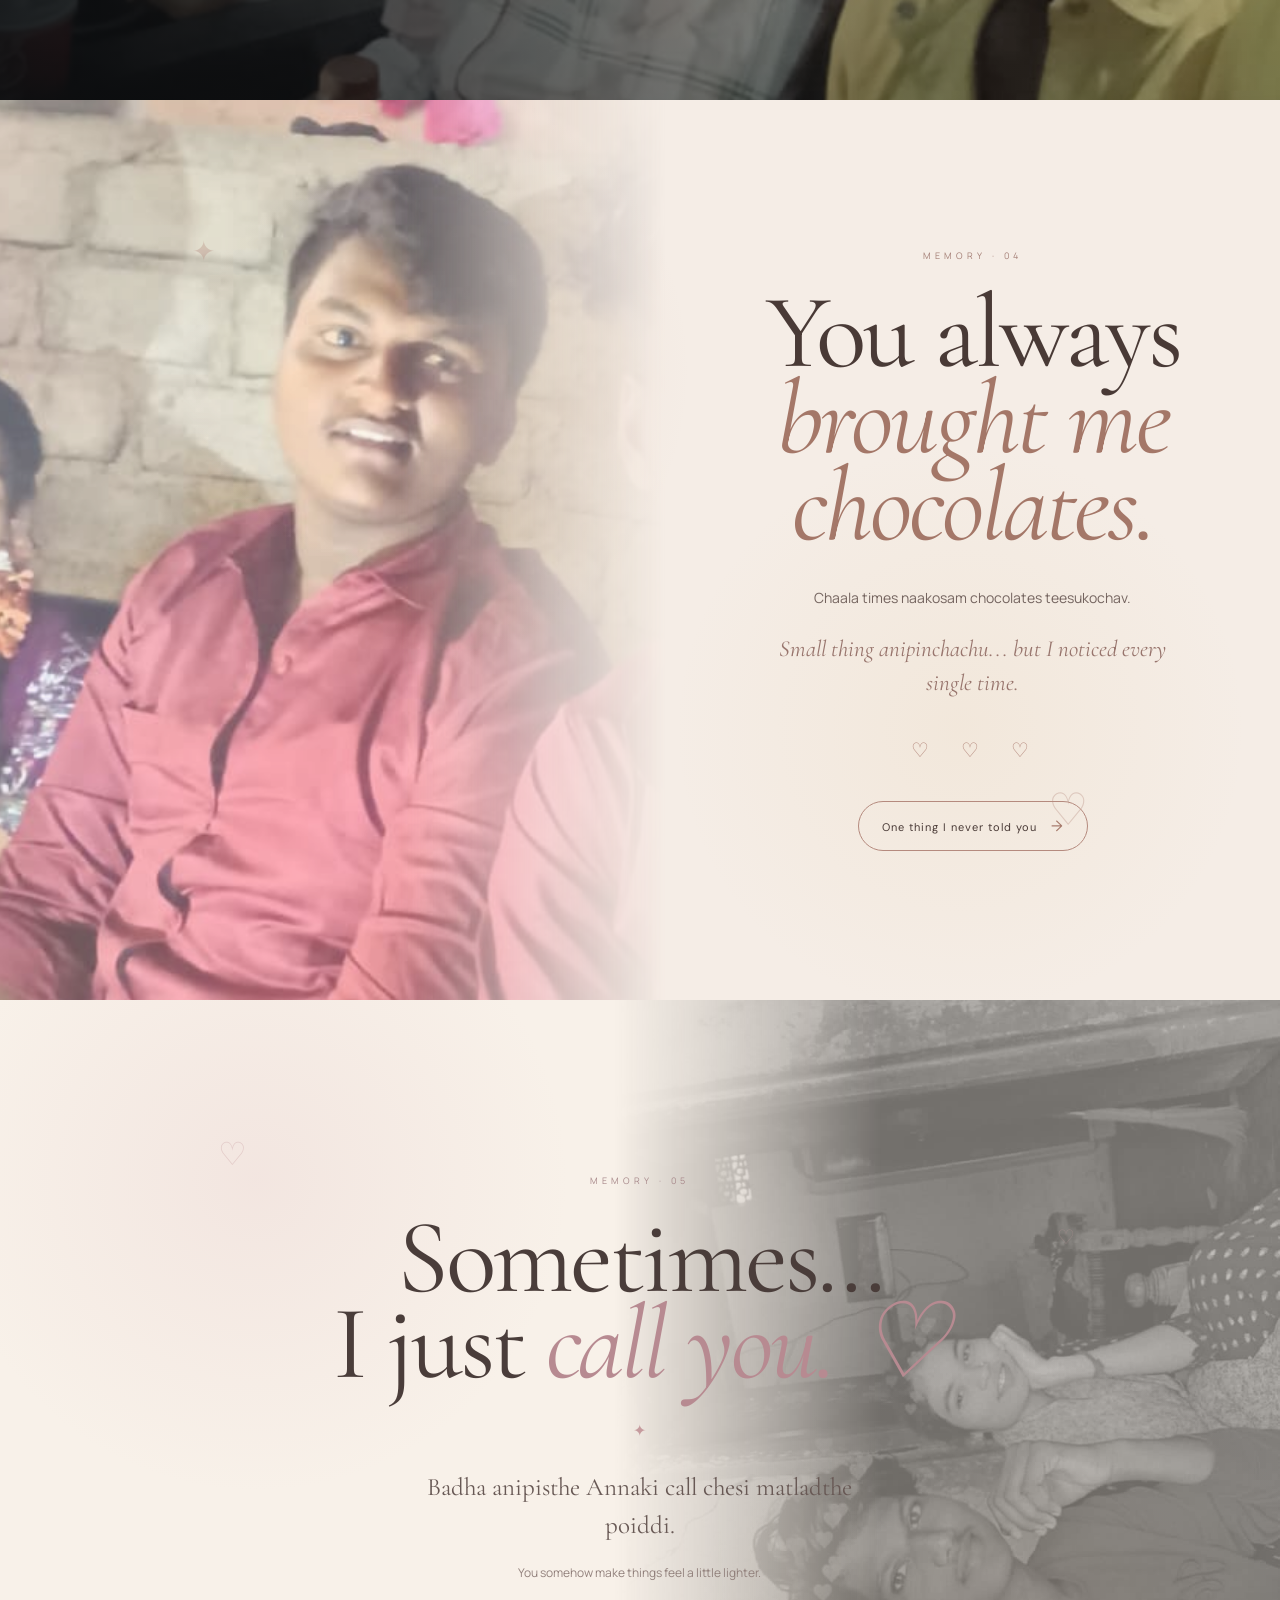
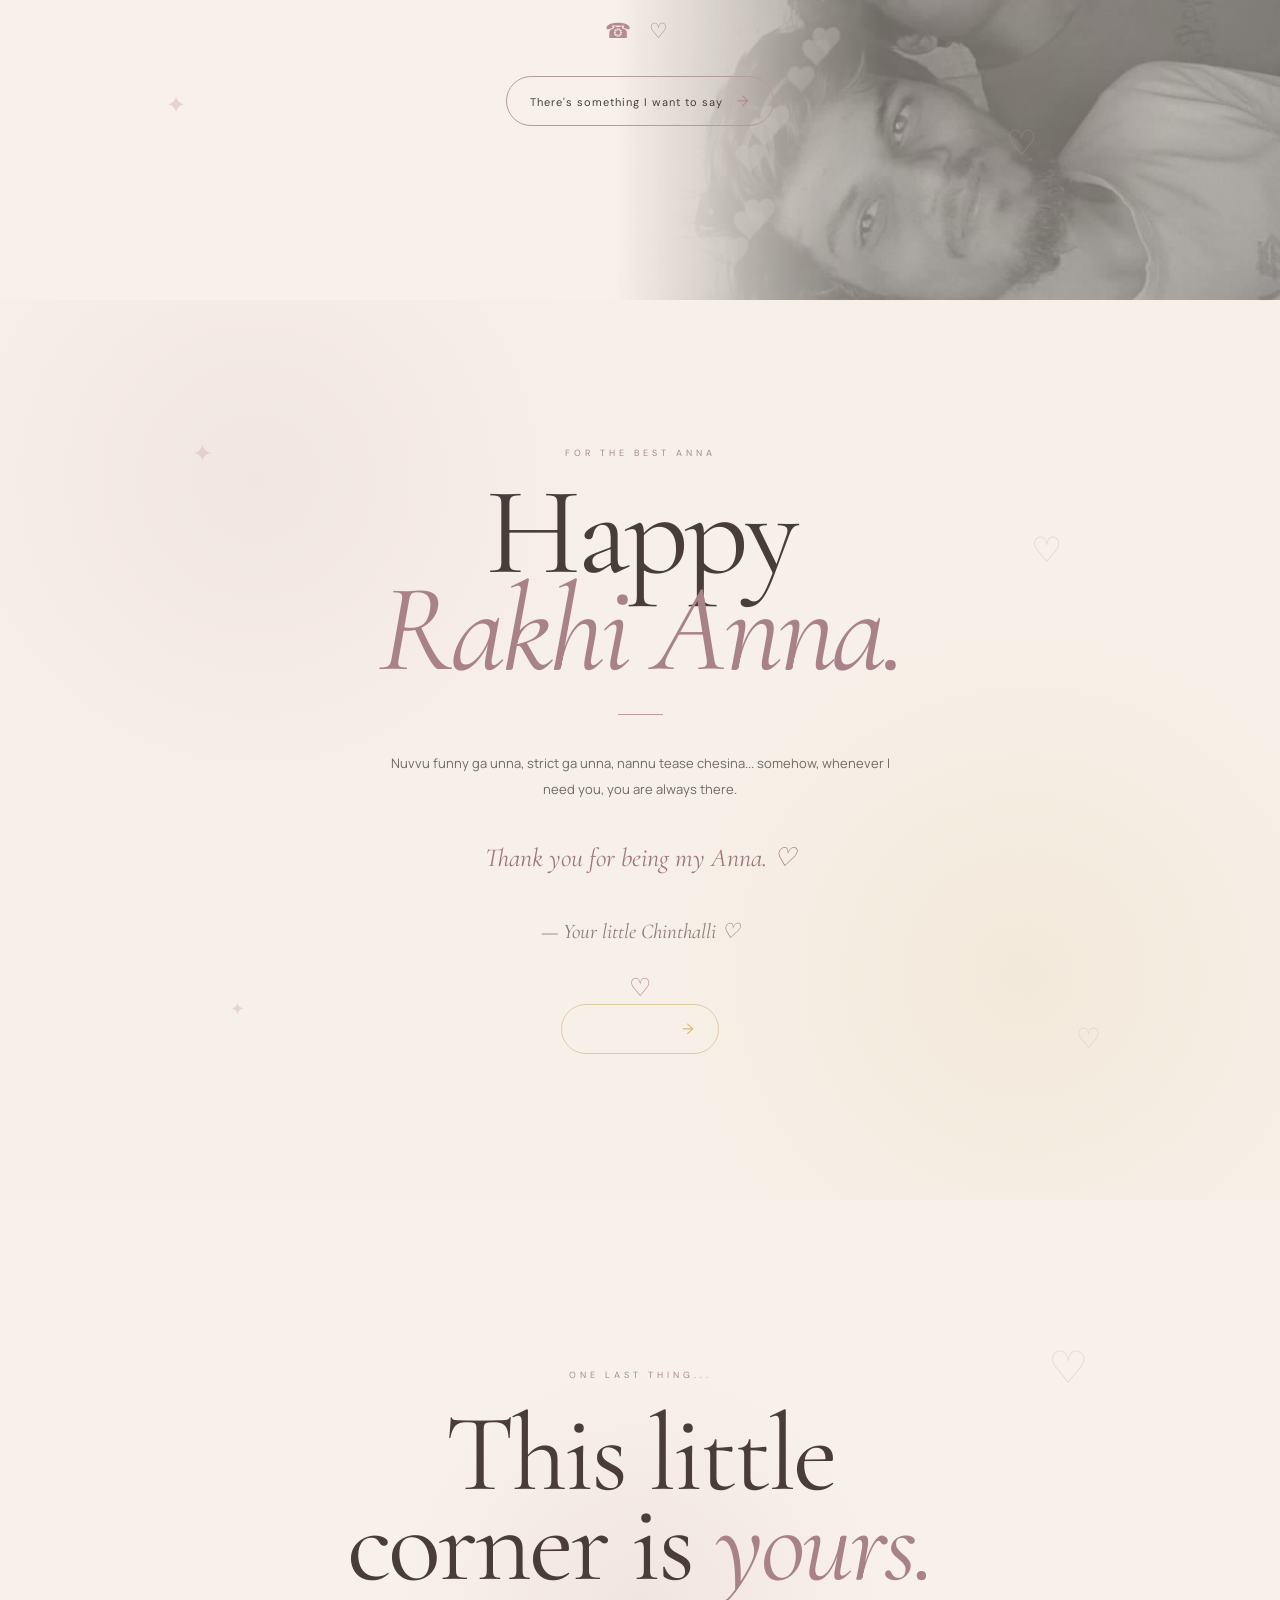
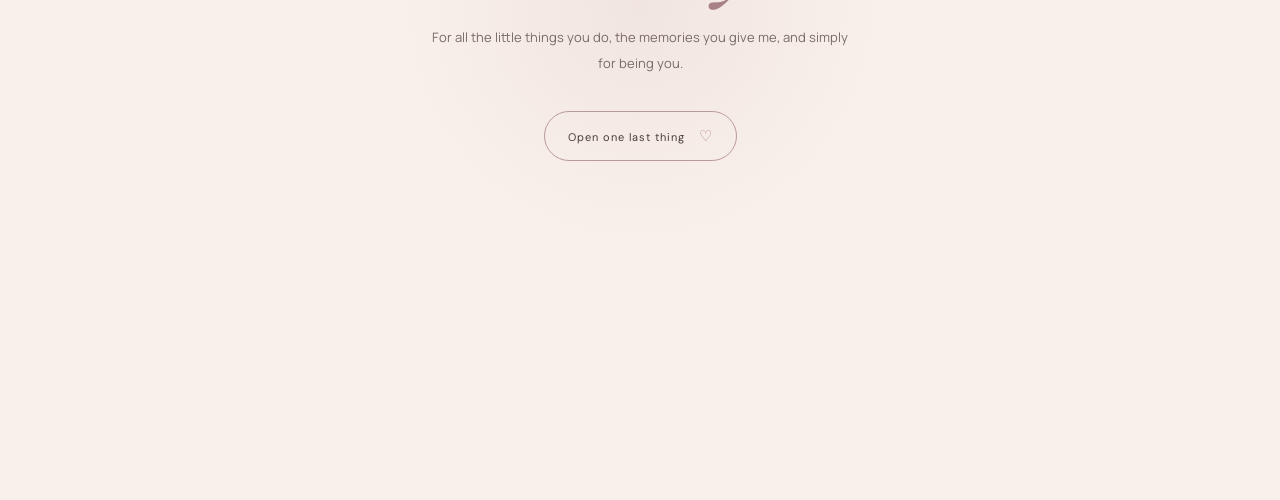
<file: index123.html>
<!DOCTYPE html>
<html lang="en">

<head>

    <meta charset="UTF-8">
    <meta name="viewport" content="width=device-width, initial-scale=1.0">

    <title>For My Anna 🤍</title>

    <link rel="preconnect" href="https://fonts.googleapis.com">

    <link rel="preconnect" href="https://fonts.gstatic.com" crossorigin>

    <link href="https://fonts.googleapis.com/css2?family=Cormorant+Garamond:wght@400;500;600&family=DM+Sans:wght@300;400;500&family=Manrope:wght@300;400;500&display=swap" rel="stylesheet">

    <link rel="stylesheet" href="style123.css">

</head>


<body>
    <div class="floating-flower flower1">🌸</div>
<div class="floating-flower flower2">🌷</div>
<div class="floating-flower flower3">✿</div>
<div class="floating-flower flower4">🌸</div>
<div class="floating-flower flower5">✿</div>


    <!-- SCREEN 1 -->

    <main class="screen opening-screen" id="screen1">

        <div class="ambient-glow"></div>

        <div class="content">

            <p class="eyebrow">
                A little something for you
            </p>

            <h1>
                <span>For My</span>
                <strong>Anna</strong>
            </h1>

            <p class="intro">
                Some bonds are impossible to put into words.
                So I made you a little corner of the internet instead.
            </p>

            <button onclick="showScreen('screen2')">
                Open Your Surprise
                <span>→</span>
            </button>

        </div>

    </main>



    <!-- SCREEN 2 -->

    <section class="screen tease-screen" id="screen2">

        <div class="floral-glow"></div>

        <div class="content">

            <p class="eyebrow">
                Wait...
            </p>

            <h2>
                I made this<br>
                <em>just for you.</em>
            </h2>

            <p class="message">
                But before you see what's waiting inside,
                I have one tiny question.
            </p>

            <button onclick="showScreen('screen3')">
                Continue
                <span>→</span>
            </button>

        </div>

    </section>



    <!-- SCREEN 3 -->

    <section class="screen birthday-screen" id="screen3">

        <div class="content">

            <p class="eyebrow">
                One little test
            </p>

            <h2>
                How well do you<br>
                <em>know your sister?</em>
            </h2>

            <p class="question">
                When is my birthday?
            </p>

            <input
                type="text"
                id="birthday"
                placeholder="DD / MM / YYYY"
                maxlength="10"
            >

            <button onclick="checkBirthday()">
                Unlock
                <span>→</span>
            </button>

            <p class="error" id="error">
                I hate you. 😤<br>
                <small>Na birthday kuda gurtuledu aa?</small>
            </p>

        </div>

    </section>
    <!-- =================================
     SCREEN 4 — THE REAL SURPRISE
================================== -->

<section class="screen reveal-screen" id="screen4">

    <div class="reveal-glow"></div>

    <div class="content">

        <p class="eyebrow">
            You remembered
        </p>

        <h2>
            Maybe you know me<br>
            <em>better than I thought.</em>
        </h2>

        <p class="reveal-message">
            But that's not really why I made this.
        </p>

        <p class="reveal-submessage">
            It's because having you as my Anna
            has given me more little memories
            than I can count.
        </p>

        <button onclick="showScreen('colour-test')">
    Let me show you
    <span>→</span>
</button>

    </div>

</section>
<!-- =================================
     SCREEN 4 — THE REAL SURPRISE
================================== -->

<!-- =================================
     MOVIE MEMORY — COLOUR TEST
================================== -->

<section class="screen colour-test-screen" id="colour-test">

    <div class="colour-test-content">

        <p class="eyebrow">
            BEFORE THIS MEMORY...
        </p>

        <h2>
            Do you remember<br>
            <em>what I wore?</em>
        </h2>

        <p class="colour-question">
            That day when we went to
            <strong>Maa Inti Bangaram</strong>...
        </p>

        <div class="colour-options">

            <button
                class="colour-option mehendi"
                onclick="checkColour('mehendi')">

                <span class="colour-circle"></span>

                <span>Mehendi</span>

            </button>


            <button
                class="colour-option lavender"
                onclick="checkColour('lavender')">

                <span class="colour-circle"></span>

                <span>Lavender</span>

            </button>


            <button
                class="colour-option pink"
                onclick="checkColour('pink')">

                <span class="colour-circle"></span>

                <span>Pink</span>

            </button>


            <button
                class="colour-option black"
                onclick="checkColour('black')">

                <span class="colour-circle"></span>

                <span>Black</span>

            </button>

        </div>


        <p
            class="colour-error"
            id="colour-error">

            Nope 😭<br>
            <small>Try again, Anna.</small>

        </p>


        <p
            class="colour-correct"
            id="colour-correct">

            You remember. 🤍

        </p>

    </div>

</section>
<!-- =================================
     SCREEN 5 — MEMORIES
================================== -->

<section class="screen memories-screen" id="screen5">

    <div class="memory-content">

        <p class="eyebrow">
            LITTLE MEMORIES
        </p>

        <h2>
            A few things I'll<br>
            <em>always remember.</em>
        </h2>

        <p class="memory-intro">
            They may look like small moments,
            but somehow they became some of my favourite memories.
        </p>

        <div
    class="memory-arrow"
    onclick="showScreen('colour-test')">

    ↓

</div>

    </div>

</section>
<!-- =================================
     MEMORY — MAA INTI BANGARAM
================================== -->
<!-- =================================
     MEMORY — MAA INTI BANGARAM
================================== -->

<section class="screen movie-memory-screen" id="movie-memory">

    <div class="movie-decoration">
        ✦
    </div>

    <div class="movie-photo-area">

        <img
            src="images/rakhi5.jpeg"
            alt="A memory with my Anna"
        >

    </div>

    <div class="movie-text">

        <p class="memory-label">
            MEMORY · 01
        </p>

        <h2>
            Maa Inti<br>
            <em>Bangaram.</em>
        </h2>

        <p class="movie-description">
            Aa roju movie ki vellam...
            chaala enjoy chesa.
        </p>

        <p class="movie-detail">
            And somehow, the day became
            more memorable than the movie itself.
        </p>

        <button onclick="showScreen('beach-memory')">

            One more memory
            <span>→</span>

        </button>

    </div>

</section>


<!-- =================================
     MEMORY — FIRST BEACH DAY
================================== -->

<section class="screen beach-memory-screen" id="beach-memory">

    <div class="beach-photo">

        <img
            src="images/rakhi3.jpeg"
            alt="Our first beach day"
        >

    </div>

    <div class="beach-overlay"></div>

    <div class="beach-content">

        <p class="memory-label">
            MEMORY · 02
        </p>

        <h2>
            My First<br>
            <em>Beach Day.</em>
        </h2>

        <p class="beach-description">
            First time beach ki vellina roju.
            Aa experience kuda nuvve naaku ichav.
        </p>

        <p class="beach-quote">
            “Some firsts become special
            because of the person beside you.”
        </p>

        <button onclick="showScreen('kalki-memory')">

            Keep going
            <span>→</span>

        </button>

    </div>

</section>


<!-- =================================
     MEMORY — KALKI 2898 AD
================================== -->

<section class="screen kalki-memory-screen" id="kalki-memory">

    <div class="kalki-photo">

        <img
            src="images/rakhi1.jpeg"
            alt="Kalki 2898 AD memory"
        >

    </div>

    <div class="kalki-overlay"></div>

    <div class="kalki-content">

        <p class="memory-label">
            MEMORY · 03
        </p>

        <h2>
            My First<br>
            <em>Theatre Movie.</em>
        </h2>

        <p class="movie-name">
            Kalki 2898 AD
        </p>

        <p class="kalki-description">
            First time theatre ki vellina roju.
            Aa experience kuda nee valle.
        </p>

        <p class="kalki-quote">
            “Some memories aren't about
            what we watched, but who we watched it with.”
        </p>

        <button onclick="showScreen('chocolate-memory')">

            One more thing
            <span>→</span>

        </button>

    </div>

</section>


<!-- =================================
     MEMORY — CHOCOLATES
================================== -->

<section class="screen chocolate-memory-screen" id="chocolate-memory">

    <div class="chocolate-photo">

        <img
            src="images/rakhi2.jpeg"
            alt="A family memory"
        >

    </div>

    <div class="chocolate-overlay"></div>

    <div class="chocolate-decoration chocolate-one">
        ✦
    </div>

    <div class="chocolate-decoration chocolate-two">
        ♡
    </div>

    <div class="chocolate-content">

        <p class="memory-label">
            MEMORY · 04
        </p>

        <h2>
            You always<br>
            <em>brought me chocolates.</em>
        </h2>

        <p class="chocolate-description">
            Chaala times naakosam chocolates
            teesukochav.
        </p>

        <p class="chocolate-note">
            Small thing anipinchachu...
            but I noticed every single time.
        </p>

        <div class="chocolate-hearts">
            ♡ &nbsp; ♡ &nbsp; ♡
        </div>

        <button onclick="showScreen('call-memory')">

            One thing I never told you
            <span>→</span>

        </button>

    </div>

</section>


<!-- =================================
     MEMORY — THE CALL
================================== -->

<section class="screen call-memory-screen" id="call-memory">

    <div class="call-photo">

        <img
            src="images/rakhi4.jpeg"
            alt="An old memory with my Anna"
        >

    </div>

    <div class="call-photo-overlay"></div>

    <div class="floating-heart heart-1">
        ♡
    </div>

    <div class="floating-heart heart-2">
        ♡
    </div>

    <div class="floating-heart heart-3">
        ✦
    </div>

    <div class="floating-heart heart-4">
        ♡
    </div>

    <div class="call-content">

        <p class="memory-label">
            MEMORY · 05
        </p>

        <h2>
            Sometimes...<br>
            I just <em>call you. ♡</em>
        </h2>

        <div class="soft-line">
            ✦
        </div>

        <p class="call-message">
            Badha anipisthe Annaki call chesi
            matladthe poiddi.
        </p>

        <p class="call-submessage">
            You somehow make things
            feel a little lighter.
        </p>

        <div class="phone-symbol">
            ☎ ♡
        </div>

        <button onclick="showScreen('rakhi-message')">

            There's something I want to say
            <span>→</span>

        </button>

    </div>

</section>


<!-- =================================
     FINAL RAKHI MESSAGE
================================== -->

<section class="screen rakhi-message-screen" id="rakhi-message">

    <div class="final-sparkle sparkle-1">
        ✦
    </div>

    <div class="final-sparkle sparkle-2">
        ♡
    </div>

    <div class="final-sparkle sparkle-3">
        ✦
    </div>

    <div class="final-sparkle sparkle-4">
        ♡
    </div>

    <div class="rakhi-content">

        <p class="final-eyebrow">
            FOR THE BEST ANNA
        </p>

        <h2>
            Happy<br>
            <em>Rakhi Anna.</em>
        </h2>

        <div class="final-line"></div>

        <div class="final-message">

            <p>
                Nuvvu funny ga unna,
                strict ga unna,
                nannu tease chesina...
                somehow, whenever I need you,
                you are always there.
            </p>

            <p class="highlight-message">
                Thank you for being
                my Anna. ♡
            </p>

        </div>

        <p class="final-signature">
            — Your little Chinthalli ♡
        </p>

        <div class="final-heart">
            ♡
        </div>

        <button onclick="showScreen('final-ending')">

            One last thing
            <span>→</span>

        </button>

    </div>

</section>


<!-- =================================
     FINAL ENDING
================================== -->

<section class="screen final-ending-screen" id="final-ending">

    <div class="ending-decoration">
        ♡
    </div>

    <div class="ending-content">

        <p class="ending-small">
            ONE LAST THING...
        </p>

        <h2>
            This little<br>
            corner is <em>yours.</em>
        </h2>

        <p class="ending-text">
            For all the little things you do,
            the memories you give me,
            and simply for being you.
        </p>

        <button onclick="showFinalMessage()">

            Open one last thing
            <span>♡</span>

        </button>

        <div class="hidden-final" id="hidden-final">

            <div class="ending-heart">
                ♡
            </div>

            <p>
                Happy Rakhi, Anna.
            </p>

            <strong>
                Your little Chinthalli ♡
            </strong>

        </div>

    </div>

</section>


<script src="script.js"></script>

</body>

</html>
</file>
<file: style123.css>
* {
    margin: 0;
    padding: 0;
    box-sizing: border-box;
}


html {
    scroll-behavior: smooth;
}


body {
    background: #2B2422;

    color: #F7F1E8;

    font-family: "Manrope", sans-serif;

    overflow-x: hidden;
}


/* =========================
   COMMON SCREEN
========================= */

.screen {
    min-height: 100vh;

    width: 100%;

    position: relative;

    display: flex;

    align-items: center;

    justify-content: center;

    overflow: hidden;
}


.content {
    position: relative;

    z-index: 5;

    width: min(90%, 700px);

    text-align: center;
}


/* =========================
   SCREEN 1
========================= */

.opening-screen {
    background:
        radial-gradient(
            circle at center,
            rgba(216, 183, 122, 0.12),
            transparent 35%
        ),
        #2B2422;
}


.ambient-glow {
    position: absolute;

    width: 450px;
    height: 450px;

    border-radius: 50%;

    background: rgba(201, 166, 160, 0.08);

    filter: blur(100px);

    animation: breathe 7s ease-in-out infinite;
}


.eyebrow {
    font-family: "DM Sans", sans-serif;

    font-size: 10px;

    letter-spacing: 5px;

    text-transform: uppercase;

    color: #BFA9A5;

    margin-bottom: 30px;
}


.opening-screen h1 {
    line-height: 0.85;

    margin-bottom: 35px;
}


.opening-screen h1 span {
    display: block;

    font-family: "DM Sans", sans-serif;

    font-size: 19px;

    font-weight: 300;

    letter-spacing: 7px;

    color: #BFA9A5;

    margin-bottom: 8px;
}


.opening-screen h1 strong {
    display: block;

    font-family: "Cormorant Garamond", serif;

    font-size: clamp(100px, 16vw, 175px);

    font-weight: 500;

    letter-spacing: -5px;

    color: #D8B77A;

    text-shadow:
        0 0 35px rgba(216, 183, 122, 0.18);
}


.intro {
    max-width: 450px;

    margin: auto auto 38px;

    font-size: 13px;

    line-height: 1.9;

    color: #D9CEC5;
}


/* =========================
   BUTTON
========================= */

button {
    border: 1px solid rgba(216, 183, 122, 0.65);

    background: transparent;

    color: #F7F1E8;

    padding: 14px 23px;

    border-radius: 100px;

    font-family: "DM Sans", sans-serif;

    font-size: 11px;

    letter-spacing: 1px;

    cursor: pointer;

    transition: 0.4s ease;
}


button span {
    color: #D8B77A;

    margin-left: 10px;

    font-size: 15px;
}


button:hover {
    background: #D8B77A;

    color: #2B2422;

    transform: translateY(-3px);
}


/* =========================
   SCREEN 2
========================= */

.tease-screen {
    background: #F6EFE7;

    color: #403532;
}


.floral-glow {
    position: absolute;

    width: 500px;
    height: 500px;

    border-radius: 50%;

    background: rgba(201, 166, 160, 0.13);

    filter: blur(100px);
}


.tease-screen .eyebrow {
    color: #A18182;
}


.tease-screen h2,
.birthday-screen h2 {
    font-family: "Cormorant Garamond", serif;

    font-size: clamp(55px, 8vw, 90px);

    font-weight: 400;

    line-height: 0.95;

    letter-spacing: -2px;

    margin-bottom: 35px;
}


.tease-screen h2 em,
.birthday-screen h2 em {
    font-style: italic;

    color: #B28A52;
}


.message {
    max-width: 400px;

    margin: auto auto 38px;

    font-size: 13px;

    line-height: 1.9;

    color: #766965;
}


.tease-screen button {
    color: #403532;
}


/* =========================
   SCREEN 3
========================= */

.birthday-screen {
    background:
        radial-gradient(
            circle at 50% 50%,
            rgba(201, 166, 160, 0.13),
            transparent 35%
        ),
        #2B2422;
}


.birthday-screen .question {
    margin-bottom: 25px;

    font-family: "Cormorant Garamond", serif;

    font-size: 25px;

    color: #E5DCD2;
}


#birthday {
    display: block;

    width: 240px;

    margin: 0 auto 20px;

    padding: 15px 18px;

    border: none;

    border-bottom: 1px solid #BFA9A5;

    outline: none;

    background: transparent;

    color: #F7F1E8;

    text-align: center;

    font-family: "DM Sans", sans-serif;

    font-size: 14px;

    letter-spacing: 2px;
}


#birthday::placeholder {
    color: #887A73;
}


.error {
    display: none;

    margin-top: 30px;

    color: #D49A9A;

    font-family: "Cormorant Garamond", serif;

    font-size: 27px;

    line-height: 1.2;
}


.error small {
    font-family: "Manrope", sans-serif;

    font-size: 11px;

    color: #BDB0A7;
}


/* =========================
   ANIMATIONS
========================= */

@keyframes breathe {

    0%, 100% {
        transform: scale(1);

        opacity: 0.5;
    }

    50% {
        transform: scale(1.15);

        opacity: 1;
    }
}


@media (max-width: 600px) {

    .opening-screen h1 strong {
        font-size: 105px;
    }

    .tease-screen h2,
    .birthday-screen h2 {
        font-size: 58px;
    }

    .intro {
        font-size: 12px;
    }

}
/* =========================
   SCREEN 4 — REVEAL
========================= */

.reveal-screen {
    background:
        radial-gradient(
            circle at 50% 45%,
            rgba(216, 183, 122, 0.12),
            transparent 35%
        ),
        #2B2422;
}


.reveal-glow {
    position: absolute;

    width: 500px;
    height: 500px;

    border-radius: 50%;

    background: rgba(201, 166, 160, 0.07);

    filter: blur(110px);

    animation: breathe 8s ease-in-out infinite;
}


.reveal-screen h2 {
    font-family: "Cormorant Garamond", serif;

    font-size: clamp(55px, 8vw, 90px);

    font-weight: 400;

    line-height: 0.95;

    letter-spacing: -2px;

    margin-bottom: 35px;
}


.reveal-screen h2 em {
    font-style: italic;

    color: #D8B77A;
}


.reveal-message {
    font-family: "Cormorant Garamond", serif;

    font-size: 25px;

    color: #E5DCD2;

    margin-bottom: 15px;
}


.reveal-submessage {
    max-width: 420px;

    margin: 0 auto 38px;

    font-family: "Manrope", sans-serif;

    font-size: 12px;

    line-height: 1.9;

    color: #AFA19A;
}
/* =========================
   SCREEN 4 — REVEAL
========================= */

.reveal-screen {
    background:
        radial-gradient(
            circle at 50% 45%,
            rgba(216, 183, 122, 0.12),
            transparent 35%
        ),
        #2B2422;
}


.reveal-glow {
    position: absolute;

    width: 500px;
    height: 500px;

    border-radius: 50%;

    background: rgba(201, 166, 160, 0.07);

    filter: blur(110px);

    animation: breathe 8s ease-in-out infinite;
}


.reveal-screen h2 {
    font-family: "Cormorant Garamond", serif;

    font-size: clamp(55px, 8vw, 90px);

    font-weight: 400;

    line-height: 0.95;

    letter-spacing: -2px;

    margin-bottom: 35px;
}


.reveal-screen h2 em {
    font-style: italic;

    color: #D8B77A;
}


.reveal-message {
    font-family: "Cormorant Garamond", serif;

    font-size: 25px;

    color: #E5DCD2;

    margin-bottom: 15px;
}


.reveal-submessage {
    max-width: 420px;

    margin: 0 auto 38px;

    font-family: "Manrope", sans-serif;

    font-size: 12px;

    line-height: 1.9;

    color: #AFA19A;
}
/* =========================
   SCREEN 5 — MEMORIES
========================= */

.memories-screen {
    background:
        radial-gradient(
            circle at 25% 30%,
            rgba(201, 166, 160, 0.12),
            transparent 28%
        ),
        #F6EFE7;

    color: #403532;
}


.memory-content {
    width: min(90%, 750px);

    text-align: center;

    position: relative;

    z-index: 2;
}


.memories-screen .eyebrow {
    color: #A18182;
}


.memories-screen h2 {
    font-family: "Cormorant Garamond", serif;

    font-size: clamp(55px, 8vw, 95px);

    font-weight: 400;

    line-height: 0.92;

    letter-spacing: -2px;

    margin-bottom: 35px;
}


.memories-screen h2 em {
    font-style: italic;

    color: #B28A52;
}


.memory-intro {
    max-width: 430px;

    margin: auto;

    font-family: "Manrope", sans-serif;

    font-size: 13px;

    line-height: 1.9;

    color: #766965;
}


.memory-arrow {
    margin-top: 60px;

    font-family: "Cormorant Garamond", serif;

    font-size: 28px;

    color: #B28A52;

    animation: floatDown 2s ease-in-out infinite;
}


@keyframes floatDown {

    0%, 100% {
        transform: translateY(0);
    }

    50% {
        transform: translateY(8px);
    }
}
.memory-story {
    min-height: 100vh;

    display: flex;

    align-items: center;

    justify-content: center;

    gap: 100px;

    padding: 100px 10%;

    background: #F6EFE7;

    color: #403532;
}


.story-photo {
    width: min(42vw, 480px);

    height: min(60vh, 580px);

    background:
        linear-gradient(
            135deg,
            #D9C8C0,
            #EDE2D7
        );

    display: flex;

    align-items: center;

    justify-content: center;
}


.story-photo span {
    font-size: 9px;

    letter-spacing: 4px;

    color: rgba(64, 53, 50, 0.35);
}


.story-text {
    max-width: 380px;
}


.memory-label {
    font-size: 9px;

    letter-spacing: 4px;

    color: #A18182;

    margin-bottom: 25px;
}


.story-text h2 {
    font-family: "Cormorant Garamond", serif;

    font-size: clamp(60px, 7vw, 90px);

    font-weight: 400;

    line-height: 0.85;

    margin-bottom: 30px;
}


.story-text h2 em {
    color: #B28A52;

    font-style: italic;
}


.story-text > p:not(.memory-label):not(.small-note) {
    font-family: "Manrope", sans-serif;

    font-size: 14px;

    line-height: 2;

    color: #766965;
}


.small-note {
    margin-top: 35px;

    font-family: "Cormorant Garamond", serif;

    font-size: 20px;

    font-style: italic;

    color: #9B7C83;

    line-height: 1.5;
}


@media (max-width: 700px) {

    .memory-story {
        flex-direction: column;

        gap: 60px;

        padding: 90px 8%;
    }

    .story-photo {
        width: 80vw;

        height: 500px;
    }

}
/* =========================
   MOVIE COLOUR TEST
========================= */

.colour-test-screen {
    background:
        radial-gradient(
            circle at 50% 45%,
            rgba(166, 178, 143, 0.15),
            transparent 35%
        ),
        #F5F1E9;

    color: #403C35;
}


.colour-test-content {
    width: min(90%, 700px);

    text-align: center;
}


.colour-test-screen .eyebrow {
    color: #87916F;
}


.colour-test-screen h2 {
    font-family: "Cormorant Garamond", serif;

    font-size: clamp(58px, 8vw, 90px);

    font-weight: 400;

    line-height: 0.9;

    letter-spacing: -2px;

    margin-bottom: 30px;
}


.colour-test-screen h2 em {
    color: #8A9470;

    font-style: italic;
}


.colour-question {
    font-family: "Manrope", sans-serif;

    font-size: 13px;

    line-height: 1.8;

    color: #766F65;

    margin-bottom: 45px;
}


.colour-question strong {
    font-weight: 500;

    color: #635D52;
}


/* OPTIONS */

.colour-options {
    display: flex;

    justify-content: center;

    gap: 45px;

    flex-wrap: wrap;
}


.colour-option {
    border: none;

    padding: 0;

    background: transparent;

    color: #615A52;

    display: flex;

    flex-direction: column;

    align-items: center;

    gap: 12px;

    font-family: "DM Sans", sans-serif;

    font-size: 10px;

    letter-spacing: 1px;

    cursor: pointer;

    transform: none;
}


.colour-option:hover {
    background: transparent;

    color: #615A52;

    transform: translateY(-5px);
}


.colour-circle {
    width: 58px;

    height: 58px;

    border-radius: 50%;

    border: 2px solid rgba(64, 60, 53, 0.08);

    transition: 0.3s ease;
}


.colour-option:hover .colour-circle {
    transform: scale(1.1);

    box-shadow:
        0 8px 25px rgba(0, 0, 0, 0.12);
}


/* ACTUAL COLOURS */

.mehendi .colour-circle {
    background: #A3A77B;
}


.lavender .colour-circle {
    background: #B7A7C8;
}


.pink .colour-circle {
    background: #D8A5A7;
}


.black .colour-circle {
    background: #292725;
}


/* RESPONSES */

.colour-error,
.colour-correct {
    display: none;

    margin-top: 40px;

    font-family: "Cormorant Garamond", serif;

    font-size: 27px;

    line-height: 1.1;
}


.colour-error {
    color: #B47C7C;
}


.colour-correct {
    color: #8A9470;
}


.colour-error small {
    font-family: "Manrope", sans-serif;

    font-size: 10px;

    color: #817A72;
}
.memory-arrow {
    cursor: pointer;
}
/* =========================
   MAA INTI BANGARAM
========================= */

.movie-memory-screen {

    background: #F4EDE4;

    color: #403532;

    display: grid;

    grid-template-columns: 1fr 1fr;

    gap: 80px;

    padding: 80px 10%;

    position: relative;
}


/* PHOTO */

.movie-photo-area {

    display: flex;

    align-items: center;

    justify-content: center;
}


.photo-placeholder {

    width: min(35vw, 430px);

    height: min(65vh, 550px);

    background:
        linear-gradient(
            145deg,
            #D8C5B8,
            #E9DDD2
        );

    position: relative;

    transform: rotate(-2deg);

    box-shadow:
        0 25px 50px rgba(62, 48, 43, 0.12);

    display: flex;

    align-items: center;

    justify-content: center;
}


.photo-placeholder::before {

    content: "";

    position: absolute;

    inset: 12px;

    border: 1px solid rgba(64, 53, 50, 0.12);
}


.photo-placeholder span {

    font-family: "DM Sans", sans-serif;

    font-size: 9px;

    letter-spacing: 4px;

    color: rgba(64, 53, 50, 0.35);

}


/* TEXT */

.movie-text {

    align-self: center;

    max-width: 450px;
}


.movie-memory-screen .memory-label {

    font-family: "DM Sans", sans-serif;

    font-size: 9px;

    letter-spacing: 4px;

    color: #A18182;

    margin-bottom: 25px;
}


.movie-text h2 {

    font-family: "Cormorant Garamond", serif;

    font-size: clamp(70px, 8vw, 105px);

    font-weight: 400;

    line-height: 0.8;

    letter-spacing: -3px;

    margin-bottom: 35px;
}


.movie-text h2 em {

    color: #9B8062;

    font-style: italic;
}


.movie-description {

    font-family: "Manrope", sans-serif;

    font-size: 14px;

    line-height: 1.9;

    color: #6F655F;

    margin-bottom: 18px;
}


.movie-detail {

    max-width: 350px;

    font-family: "Cormorant Garamond", serif;

    font-size: 21px;

    font-style: italic;

    line-height: 1.5;

    color: #9B7C83;

    margin-bottom: 35px;
}


.movie-text button {

    color: #403532;

    border-color: #A18182;
}


.movie-text button span {

    color: #9B8062;
}


/* DECORATION */

.movie-decoration {

    position: absolute;

    top: 10%;

    right: 6%;

    font-size: 25px;

    color: #B28A52;

    opacity: 0.5;
}


/* MOBILE */

@media (max-width: 700px) {

    .movie-memory-screen {

        display: flex;

        flex-direction: column;

        gap: 60px;

        padding: 90px 8%;
    }


    .photo-placeholder {

        width: 75vw;

        height: 500px;
    }


    .movie-text h2 {

        font-size: 75px;
    }

}/* =========================
   BEACH MEMORY
========================= */

.beach-memory-screen {

    position: relative;

    background: #253B3A;

    overflow: hidden;

    color: #F7F3EC;
}


/* PHOTO */

.beach-photo {

    position: absolute;

    inset: 0;

    z-index: 1;
}


.beach-photo img {

    width: 100%;

    height: 100%;

    object-fit: cover;

    object-position: center;

    filter: saturate(0.75);

    transform: scale(1.03);
}


/* DARK + SOFT OVERLAY */

.beach-overlay {

    position: absolute;

    inset: 0;

    z-index: 2;

    background:
        linear-gradient(
            90deg,
            rgba(28, 45, 43, 0.82),
            rgba(28, 45, 43, 0.35),
            rgba(28, 45, 43, 0.18)
        );
}


/* CONTENT */

.beach-content {

    position: relative;

    z-index: 3;

    width: min(90%, 650px);

    margin-left: 10%;

    text-align: left;
}


.beach-memory-screen .memory-label {

    color: #C2D0C8;

    margin-bottom: 25px;
}


.beach-content h2 {

    font-family: "Cormorant Garamond", serif;

    font-size: clamp(70px, 10vw, 125px);

    font-weight: 400;

    line-height: 0.78;

    letter-spacing: -4px;

    margin-bottom: 35px;
}


.beach-content h2 em {

    color: #D7C8A5;

    font-style: italic;
}


.beach-description {

    max-width: 400px;

    font-family: "Manrope", sans-serif;

    font-size: 14px;

    line-height: 2;

    color: #E1E6E0;

    margin-bottom: 22px;
}


.beach-quote {

    max-width: 420px;

    font-family: "Cormorant Garamond", serif;

    font-size: 23px;

    font-style: italic;

    line-height: 1.4;

    color: #D7C8A5;

    margin-bottom: 35px;
}


.beach-content button {

    color: #F7F3EC;

    border-color: rgba(247, 243, 236, 0.6);
}


.beach-content button span {

    color: #D7C8A5;
}


/* MOBILE */

@media (max-width: 700px) {

    .beach-overlay {

        background:
            linear-gradient(
                180deg,
                rgba(28, 45, 43, 0.45),
                rgba(28, 45, 43, 0.82)
            );
    }


    .beach-content {

        width: 84%;

        margin: auto;

        text-align: center;
    }


    .beach-content h2 {

        font-size: 78px;

    }


    .beach-description,
    .beach-quote {

        margin-left: auto;

        margin-right: auto;

    }

}
/* =========================
   KALKI MEMORY
========================= */

.kalki-memory-screen {

    position: relative;

    background: #151719;

    overflow: hidden;

    color: #F4F0E8;
}


/* PHOTO */

.kalki-photo {

    position: absolute;

    inset: 0;

    z-index: 1;
}


.kalki-photo img {

    width: 100%;

    height: 100%;

    object-fit: cover;

    object-position: center;

    filter:
        saturate(0.65)
        contrast(1.05);

    transform: scale(1.04);
}


/* CINEMATIC OVERLAY */

.kalki-overlay {

    position: absolute;

    inset: 0;

    z-index: 2;

    background:
        linear-gradient(
            90deg,
            rgba(12, 14, 16, 0.92),
            rgba(12, 14, 16, 0.60),
            rgba(12, 14, 16, 0.22)
        );
}


/* CONTENT */

.kalki-content {

    position: relative;

    z-index: 3;

    width: min(90%, 600px);

    margin-left: 10%;

    text-align: left;
}


.kalki-memory-screen .memory-label {

    color: #B6A98E;

    margin-bottom: 25px;
}


.kalki-content h2 {

    font-family: "Cormorant Garamond", serif;

    font-size: clamp(70px, 9vw, 120px);

    font-weight: 400;

    line-height: 0.78;

    letter-spacing: -4px;

    margin-bottom: 25px;
}


.kalki-content h2 em {

    color: #C5B58D;

    font-style: italic;
}


.movie-name {

    font-family: "DM Sans", sans-serif;

    font-size: 11px;

    letter-spacing: 4px;

    text-transform: uppercase;

    color: #C5B58D;

    margin-bottom: 30px;
}


.kalki-description {

    max-width: 400px;

    font-family: "Manrope", sans-serif;

    font-size: 14px;

    line-height: 2;

    color: #D1CEC6;

    margin-bottom: 22px;
}


.kalki-quote {

    max-width: 430px;

    font-family: "Cormorant Garamond", serif;

    font-size: 23px;

    font-style: italic;

    line-height: 1.4;

    color: #BDB5A5;

    margin-bottom: 35px;
}


.kalki-content button {

    color: #F4F0E8;

    border-color: rgba(244, 240, 232, 0.55);
}


.kalki-content button span {

    color: #C5B58D;
}


/* MOBILE */

@media (max-width: 700px) {

    .kalki-overlay {

        background:
            linear-gradient(
                180deg,
                rgba(12, 14, 16, 0.35),
                rgba(12, 14, 16, 0.90)
            );
    }


    .kalki-content {

        width: 84%;

        margin: auto;

        text-align: center;
    }


    .kalki-content h2 {

        font-size: 78px;

    }


    .kalki-description,
    .kalki-quote {

        margin-left: auto;

        margin-right: auto;

    }

}
/* =========================
   CHOCOLATE MEMORY
========================= */

.chocolate-memory-screen {

    background:
        radial-gradient(
            circle at 30% 30%,
            rgba(190, 145, 126, 0.16),
            transparent 28%
        ),
        radial-gradient(
            circle at 75% 70%,
            rgba(216, 183, 122, 0.10),
            transparent 25%
        ),
        #F5EDE6;

    color: #493A36;

    overflow: hidden;

    position: relative;
}


.chocolate-content {

    position: relative;

    z-index: 3;

    width: min(90%, 700px);

    text-align: center;
}


.chocolate-memory-screen .memory-label {

    color: #A47F76;

    margin-bottom: 28px;
}


.chocolate-content h2 {

    font-family: "Cormorant Garamond", serif;

    font-size: clamp(65px, 9vw, 105px);

    font-weight: 400;

    line-height: 0.82;

    letter-spacing: -3px;

    margin-bottom: 35px;
}


.chocolate-content h2 em {

    color: #A47768;

    font-style: italic;
}


.chocolate-description {

    font-family: "Manrope", sans-serif;

    font-size: 14px;

    line-height: 2;

    color: #74645F;

    margin-bottom: 20px;
}


.chocolate-note {

    max-width: 430px;

    margin: auto;

    font-family: "Cormorant Garamond", serif;

    font-size: 23px;

    font-style: italic;

    line-height: 1.5;

    color: #98756D;
}


.chocolate-hearts {

    margin: 35px 0 38px;

    font-size: 20px;

    color: #B58A7E;

    letter-spacing: 5px;
}


/* DECORATIVE ELEMENTS */

.chocolate-decoration {

    position: absolute;

    font-family: "Cormorant Garamond", serif;

    color: #B58A7E;

    opacity: 0.35;
}


.chocolate-one {

    top: 15%;

    left: 15%;

    font-size: 28px;

    animation: floatChocolate 5s ease-in-out infinite;
}


.chocolate-two {

    bottom: 18%;

    right: 15%;

    font-size: 45px;

    animation: floatChocolate 6s ease-in-out infinite reverse;
}


@keyframes floatChocolate {

    0%, 100% {

        transform: translateY(0) rotate(0deg);

    }

    50% {

        transform: translateY(-12px) rotate(8deg);

    }

}


.chocolate-content button {

    color: #493A36;

    border-color: #B58A7E;
}


.chocolate-content button span {

    color: #A47768;
}


/* MOBILE */

@media (max-width: 700px) {

    .chocolate-content h2 {

        font-size: 72px;

    }

    .chocolate-one {

        left: 7%;

    }

    .chocolate-two {

        right: 7%;

    }

}.call-memory-screen {

    background:
        radial-gradient(
            circle at 20% 20%,
            rgba(218, 178, 184, 0.18),
            transparent 25%
        ),
        radial-gradient(
            circle at 80% 75%,
            rgba(216, 183, 122, 0.12),
            transparent 28%
        ),
        #F8F1E9;

    color: #4A3D3A;

    position: relative;

    overflow: hidden;
}


.call-content {

    position: relative;

    z-index: 3;

    width: min(90%, 650px);

    text-align: center;
}


.call-memory-screen .memory-label {

    color: #A8898B;

    margin-bottom: 28px;
}


.call-content h2 {

    font-family: "Cormorant Garamond", serif;

    font-size: clamp(65px, 9vw, 105px);

    font-weight: 400;

    line-height: 0.82;

    letter-spacing: -3px;

    margin-bottom: 32px;
}


.call-content h2 em {

    color: #B78A91;

    font-style: italic;
}


.soft-line {

    color: #C69B9E;

    font-size: 16px;

    margin-bottom: 28px;
}


.call-message {

    max-width: 430px;

    margin: auto;

    font-family: "Cormorant Garamond", serif;

    font-size: 25px;

    line-height: 1.5;

    color: #685955;
}


.call-submessage {

    margin-top: 18px;

    font-family: "Manrope", sans-serif;

    font-size: 12px;

    line-height: 1.8;

    color: #92817C;
}


.phone-symbol {

    margin: 32px 0;

    font-size: 21px;

    color: #B78A91;

    letter-spacing: 7px;
}


.call-content button {

    color: #4A3D3A;

    border-color: #B99A9B;
}


.call-content button span {

    color: #B78A91;
}


/* FLOATING DETAILS */

.floating-heart {

    position: absolute;

    color: #C69B9E;

    opacity: 0.35;

    font-family: "Cormorant Garamond", serif;

    z-index: 1;

    animation: gentleFloat 6s ease-in-out infinite;
}


.heart-1 {

    top: 15%;

    left: 17%;

    font-size: 32px;
}


.heart-2 {

    top: 25%;

    right: 16%;

    font-size: 20px;

    animation-delay: 1s;
}


.heart-3 {

    bottom: 20%;

    left: 13%;

    font-size: 24px;

    animation-delay: 2s;
}


.heart-4 {

    bottom: 15%;

    right: 19%;

    font-size: 35px;

    animation-delay: 3s;
}


@keyframes gentleFloat {

    0%, 100% {

        transform: translateY(0) rotate(0deg);

    }

    50% {

        transform: translateY(-12px) rotate(8deg);

    }

}
/* =========================
   FINAL RAKHI MESSAGE
========================= */

.rakhi-message-screen {

    background:
        radial-gradient(
            circle at 20% 20%,
            rgba(210, 174, 180, 0.15),
            transparent 28%
        ),
        radial-gradient(
            circle at 80% 75%,
            rgba(216, 183, 122, 0.12),
            transparent 30%
        ),
        #F7F0E8;

    color: #493D39;

    position: relative;

    overflow: hidden;
}


.rakhi-content {

    width: min(90%, 680px);

    text-align: center;

    position: relative;

    z-index: 3;
}


.final-eyebrow {

    font-family: "DM Sans", sans-serif;

    font-size: 9px;

    letter-spacing: 4px;

    color: #A8898B;

    margin-bottom: 25px;
}


.rakhi-content h2 {

    font-family: "Cormorant Garamond", serif;

    font-size: clamp(75px, 10vw, 125px);

    font-weight: 400;

    line-height: 0.78;

    letter-spacing: -4px;

    margin-bottom: 35px;
}


.rakhi-content h2 em {

    color: #A98288;

    font-style: italic;
}


.final-line {

    width: 45px;

    height: 1px;

    background: #C29A9D;

    margin: 0 auto 35px;
}


.final-message {

    max-width: 520px;

    margin: auto;

    font-family: "Manrope", sans-serif;

    font-size: 13px;

    line-height: 2;

    color: #746762;
}


.final-message p {

    margin-bottom: 22px;
}


.highlight-message {

    font-family: "Cormorant Garamond", serif;

    font-size: 26px;

    font-style: italic;

    color: #9D777D;

    margin-top: 30px;
}


.final-signature {

    margin-top: 35px;

    font-family: "Cormorant Garamond", serif;

    font-size: 21px;

    font-style: italic;

    color: #8E7A74;
}


.final-heart {

    margin-top: 25px;

    font-size: 25px;

    color: #B78990;

    animation: finalHeart 3s ease-in-out infinite;
}


/* FLOATING DETAILS */

.final-sparkle {

    position: absolute;

    color: #C29A9D;

    opacity: 0.3;

    z-index: 1;

    animation: finalFloat 7s ease-in-out infinite;
}


.sparkle-1 {

    top: 15%;

    left: 15%;

    font-size: 25px;
}


.sparkle-2 {

    top: 25%;

    right: 17%;

    font-size: 35px;

    animation-delay: 1s;
}


.sparkle-3 {

    bottom: 20%;

    left: 18%;

    font-size: 18px;

    animation-delay: 2s;
}


.sparkle-4 {

    bottom: 16%;

    right: 14%;

    font-size: 28px;

    animation-delay: 3s;
}


@keyframes finalFloat {

    0%, 100% {

        transform: translateY(0);

    }

    50% {

        transform: translateY(-15px);

    }

}


@keyframes finalHeart {

    0%, 100% {

        transform: scale(1);

    }

    50% {

        transform: scale(1.15);

    }

}


/* MOBILE */

@media (max-width: 700px) {

    .rakhi-content h2 {

        font-size: 80px;

    }

    .final-message {

        font-size: 12px;

    }

}
/* =========================
   FINAL ENDING
========================= */

.final-ending-screen {

    background:
        radial-gradient(
            circle at 50% 45%,
            rgba(210, 174, 180, 0.18),
            transparent 30%
        ),
        #F8F1E9;

    color: #4A3D39;

    position: relative;

    overflow: hidden;
}


.ending-content {

    width: min(90%, 650px);

    text-align: center;

    position: relative;

    z-index: 2;
}


.ending-small {

    font-family: "DM Sans", sans-serif;

    font-size: 9px;

    letter-spacing: 4px;

    color: #A8898B;

    margin-bottom: 28px;
}


.ending-content h2 {

    font-family: "Cormorant Garamond", serif;

    font-size: clamp(70px, 9vw, 110px);

    font-weight: 400;

    line-height: 0.82;

    letter-spacing: -3px;

    margin-bottom: 35px;
}


.ending-content h2 em {

    color: #A98288;

    font-style: italic;
}


.ending-text {

    max-width: 420px;

    margin: auto auto 35px;

    font-family: "Manrope", sans-serif;

    font-size: 13px;

    line-height: 2;

    color: #786B66;
}


.ending-content button {

    color: #4A3D39;

    border-color: #B99A9B;
}


.ending-content button span {

    color: #B78990;
}


/* HIDDEN MESSAGE */

.hidden-final {

    margin-top: 45px;

    opacity: 0;

    transform: translateY(15px);

    pointer-events: none;

    transition:
        opacity 0.8s ease,
        transform 0.8s ease;
}


.hidden-final.show {

    opacity: 1;

    transform: translateY(0);

    pointer-events: auto;
}


.ending-heart {

    font-size: 30px;

    color: #B78990;

    margin-bottom: 15px;
}


.hidden-final p {

    font-family: "Cormorant Garamond", serif;

    font-size: 30px;

    font-style: italic;

    color: #8E6F75;

    margin-bottom: 10px;
}


.hidden-final strong {

    font-family: "DM Sans", sans-serif;

    font-size: 10px;

    letter-spacing: 2px;

    font-weight: 400;

    color: #8B7973;
}


.ending-decoration {

    position: absolute;

    top: 15%;

    right: 15%;

    font-size: 45px;

    color: #C69B9E;

    opacity: 0.25;

    animation: endingFloat 6s ease-in-out infinite;
}


@keyframes endingFloat {

    0%, 100% {
        transform: translateY(0);
    }

    50% {
        transform: translateY(-15px);
    }

}
/* =========================================
   SOFT PHOTO + BACKGROUND BLENDING
   ONLY FOR:
   01 — MAA INTI BANGARAM
   04 — CHOCOLATES
   05 — CALL MEMORY
========================================= */


/* =========================================
   01 — MAA INTI BANGARAM
========================================= */

.movie-memory-screen {
    position: relative;
    overflow: hidden;
}

.movie-photo-area {
    position: absolute;

    top: 0;
    right: 0;

    width: 52%;
    height: 100%;

    z-index: 0;

    overflow: hidden;

    /* fade photo into the existing page background */
    -webkit-mask-image:
        linear-gradient(
            to right,
            transparent 0%,
            rgba(0,0,0,0.35) 15%,
            black 38%,
            black 100%
        );

    mask-image:
        linear-gradient(
            to right,
            transparent 0%,
            rgba(0,0,0,0.35) 15%,
            black 38%,
            black 100%
        );
}

.movie-photo-area img {
    width: 100%;
    height: 100%;

    object-fit: cover;

    object-position: center;

    display: block;

    opacity: 0.82;
}


/* text always stays above photo */

.movie-text {
    position: relative;
    z-index: 3;

    width: 48%;
}


/* =========================================
   04 — CHOCOLATES
========================================= */

.chocolate-memory-screen {
    position: relative;
    overflow: hidden;
}

.chocolate-photo {
    position: absolute;

    left: 0;
    top: 0;

    width: 52%;
    height: 100%;

    z-index: 0;

    overflow: hidden;

    /* fade photo into page background on right */
    -webkit-mask-image:
        linear-gradient(
            to right,
            black 0%,
            black 60%,
            rgba(0,0,0,0.35) 82%,
            transparent 100%
        );

    mask-image:
        linear-gradient(
            to right,
            black 0%,
            black 60%,
            rgba(0,0,0,0.35) 82%,
            transparent 100%
        );
}

.chocolate-photo img {
    width: 100%;
    height: 100%;

    object-fit: cover;

    object-position: center;

    display: block;

    opacity: 0.72;
}

.chocolate-content {
    position: relative;
    z-index: 3;

    width: 48%;

    margin-left: auto;
}


/* =========================================
   05 — CALL MEMORY
========================================= */

.call-memory-screen {
    position: relative;
    overflow: hidden;
}

.call-photo {
    position: absolute;

    right: 0;
    top: 0;

    width: 52%;
    height: 100%;

    z-index: 0;

    overflow: hidden;

    /* fade photo into existing background */
    -webkit-mask-image:
        linear-gradient(
            to right,
            transparent 0%,
            rgba(0,0,0,0.35) 15%,
            black 40%,
            black 100%
        );

    mask-image:
        linear-gradient(
            to right,
            transparent 0%,
            rgba(0,0,0,0.35) 15%,
            black 40%,
            black 100%
        );
}

.call-photo img {
    width: 100%;
    height: 100%;

    object-fit: cover;

    object-position: center;

    display: block;

    opacity: 0.55;

    filter: grayscale(100%);
}

.call-content {
    position: relative;
    z-index: 3;

    width: 48%;
}
/* =========================================
   MOBILE RESPONSIVE DESIGN
========================================= */

@media (max-width: 700px) {

    /* General */

    .screen {
        min-height: 100svh;
        padding: 40px 24px;
    }


    /* =================================
       MAA INTI BANGARAM
    ================================= */

    .movie-photo-area {
        width: 100%;
        height: 58%;

        top: 0;
        right: 0;

        -webkit-mask-image:
            linear-gradient(
                to bottom,
                black 0%,
                black 55%,
                transparent 100%
            );

        mask-image:
            linear-gradient(
                to bottom,
                black 0%,
                black 55%,
                transparent 100%
            );
    }

    .movie-photo-area img {
        object-position: center top;
        opacity: 0.55;
    }

    .movie-text {
        width: 100%;
        margin-top: 45vh;

        text-align: center;
    }


    /* =================================
       BEACH
    ================================= */

    .beach-photo,
    .kalki-photo {
        height: 100%;
    }

    .beach-content,
    .kalki-content {
        width: 90%;
        text-align: center;
    }


    /* =================================
       KALKI
    ================================= */

    .kalki-photo img {
        object-position: center;
    }


    /* =================================
       CHOCOLATES
    ================================= */

    .chocolate-photo {
        width: 100%;
        height: 58%;

        left: 0;

        -webkit-mask-image:
            linear-gradient(
                to bottom,
                black 0%,
                black 55%,
                transparent 100%
            );

        mask-image:
            linear-gradient(
                to bottom,
                black 0%,
                black 55%,
                transparent 100%
            );
    }

    .chocolate-photo img {
        opacity: 0.45;
        object-position: center;
    }

    .chocolate-content {
        width: 100%;
        margin-left: 0;

        margin-top: 45vh;

        text-align: center;
    }


    /* =================================
       CALL MEMORY
    ================================= */

    .call-photo {
        width: 100%;
        height: 58%;

        top: 0;
        right: 0;

        -webkit-mask-image:
            linear-gradient(
                to bottom,
                black 0%,
                black 55%,
                transparent 100%
            );

        mask-image:
            linear-gradient(
                to bottom,
                black 0%,
                black 55%,
                transparent 100%
            );
    }

    .call-photo img {
        opacity: 0.32;
        object-position: center;
    }

    .call-content {
        width: 100%;

        margin-top: 45vh;

        text-align: center;
    }


    /* =================================
       HEADINGS
    ================================= */

    .movie-text h2,
    .beach-content h2,
    .kalki-content h2,
    .chocolate-content h2,
    .call-content h2 {
        font-size: clamp(48px, 14vw, 72px);
        line-height: 0.9;
    }


    /* =================================
       PARAGRAPHS
    ================================= */

    .movie-description,
    .movie-detail,
    .beach-description,
    .beach-quote,
    .kalki-description,
    .kalki-quote,
    .chocolate-description,
    .chocolate-note,
    .call-message,
    .call-submessage {
        max-width: 330px;
        margin-left: auto;
        margin-right: auto;

        font-size: 12px;
        line-height: 1.8;
    }


    /* =================================
       BUTTONS
    ================================= */

    .screen button {
        margin-top: 20px;

        padding: 12px 20px;

        font-size: 11px;
    }


    /* =================================
       FINAL MESSAGE
    ================================= */

    .rakhi-content {
        width: 90%;
        text-align: center;
    }

    .rakhi-content h2 {
        font-size: clamp(60px, 17vw, 90px);
    }

    .final-message {
        max-width: 340px;
        margin-left: auto;
        margin-right: auto;
    }


    /* =================================
       FINAL ENDING
    ================================= */

    .ending-content {
        width: 90%;
    }

    .ending-content h2 {
        font-size: clamp(60px, 17vw, 90px);

        letter-spacing: -2px;
    }

    .ending-text {
        max-width: 320px;
    }

}
body {
    background:
        radial-gradient(circle at 10% 20%, rgba(255, 192, 203, 0.12) 0 35px, transparent 36px),
        radial-gradient(circle at 85% 15%, rgba(221, 160, 221, 0.10) 0 30px, transparent 31px),
        radial-gradient(circle at 20% 85%, rgba(255, 182, 193, 0.10) 0 40px, transparent 41px),
        #fffafc;

    overflow-x: hidden;
}
.floating-flower {
    position: fixed;
    font-size: 14px;
    opacity: 0.35;
    pointer-events: none;
    z-index: 10;
    animation: floatFlower 8s ease-in-out infinite;
}

.flower1 {
    left: 8%;
    top: 20%;
}

.flower2 {
    left: 88%;
    top: 30%;
    animation-delay: 2s;
}

.flower3 {
    left: 15%;
    top: 70%;
    animation-delay: 4s;
}

.flower4 {
    left: 80%;
    top: 75%;
    animation-delay: 1s;
}

.flower5 {
    left: 50%;
    top: 10%;
    animation-delay: 3s;
}

@keyframes floatFlower {
    0%, 100% {
        transform: translateY(0) rotate(0deg);
    }

    50% {
        transform: translateY(-18px) rotate(8deg);
    }
}
/* ==============================
   SUBTLE FLORAL BACKGROUND
============================== */

body {
    background:
        radial-gradient(
            circle at 10% 15%,
            rgba(236, 190, 210, 0.16) 0 45px,
            transparent 46px
        ),
        radial-gradient(
            circle at 90% 20%,
            rgba(210, 190, 225, 0.14) 0 40px,
            transparent 41px
        ),
        radial-gradient(
            circle at 15% 85%,
            rgba(236, 190, 210, 0.12) 0 50px,
            transparent 51px
        ),
        radial-gradient(
            circle at 85% 80%,
            rgba(220, 195, 225, 0.12) 0 45px,
            transparent 46px
        );
}


/* ==============================
   TINY FLOATING FLOWERS
============================== */

.floating-flower {
    position: fixed;
    z-index: 20;
    pointer-events: none;

    font-size: 13px;
    opacity: 0.35;

    animation: floatFlower 7s ease-in-out infinite;
}

.flower1 {
    left: 7%;
    top: 18%;
}

.flower2 {
    left: 88%;
    top: 28%;
    animation-delay: 2s;
}

.flower3 {
    left: 12%;
    top: 72%;
    animation-delay: 4s;
}

.flower4 {
    left: 82%;
    top: 75%;
    animation-delay: 1s;
}

.flower5 {
    left: 50%;
    top: 8%;
    animation-delay: 3s;
}


@keyframes floatFlower {

    0% {
        transform: translateY(0) rotate(0deg);
    }

    50% {
        transform: translateY(-15px) rotate(8deg);
    }

    100% {
        transform: translateY(0) rotate(0deg);
    }

}
/* ==============================
   MOBILE PHOTO FIX
============================== */

@media (max-width: 700px) {

    /* MAA INTI BANGARAM */
    .movie-photo-area {
        width: 100%;
        height: 45%;
        top: 0;
        right: 0;
        z-index: 1;
        mask-image: linear-gradient(
            to bottom,
            black 0%,
            black 70%,
            transparent 100%
        );
        -webkit-mask-image: linear-gradient(
            to bottom,
            black 0%,
            black 70%,
            transparent 100%
        );
    }

    .movie-photo-area img {
        width: 100%;
        height: 100%;
        object-fit: cover;
        object-position: center center;
        opacity: 0.75;
    }

    .movie-text {
        position: relative;
        z-index: 3;
        width: 100%;
        margin-top: 42vh;
    }


    /* BEACH */
    .beach-photo img {
        width: 100%;
        height: 100%;
        object-fit: cover;
        object-position: center center;
    }


    /* KALKI */
    .kalki-photo img {
        width: 100%;
        height: 100%;
        object-fit: cover;
        object-position: center center;
    }


    /* CHOCOLATES */
    .chocolate-photo {
        width: 100%;
        height: 45%;
        top: 0;
        left: 0;
        z-index: 1;
    }

    .chocolate-photo img {
        width: 100%;
        height: 100%;
        object-fit: cover;
        object-position: center center;
        opacity: 0.65;
    }

    .chocolate-content {
        width: 100%;
        margin-left: 0;
        margin-top: 42vh;
        position: relative;
        z-index: 3;
    }


    /* CALL MEMORY */
    .call-photo {
        width: 100%;
        height: 45%;
        top: 0;
        right: 0;
        z-index: 1;
    }

    .call-photo img {
        width: 100%;
        height: 100%;
        object-fit: cover;
        object-position: center center;
        opacity: 0.55;
        filter: grayscale(100%);
    }

    .call-content {
        width: 100%;
        margin-top: 42vh;
        position: relative;
        z-index: 3;
    }

}
</file>
